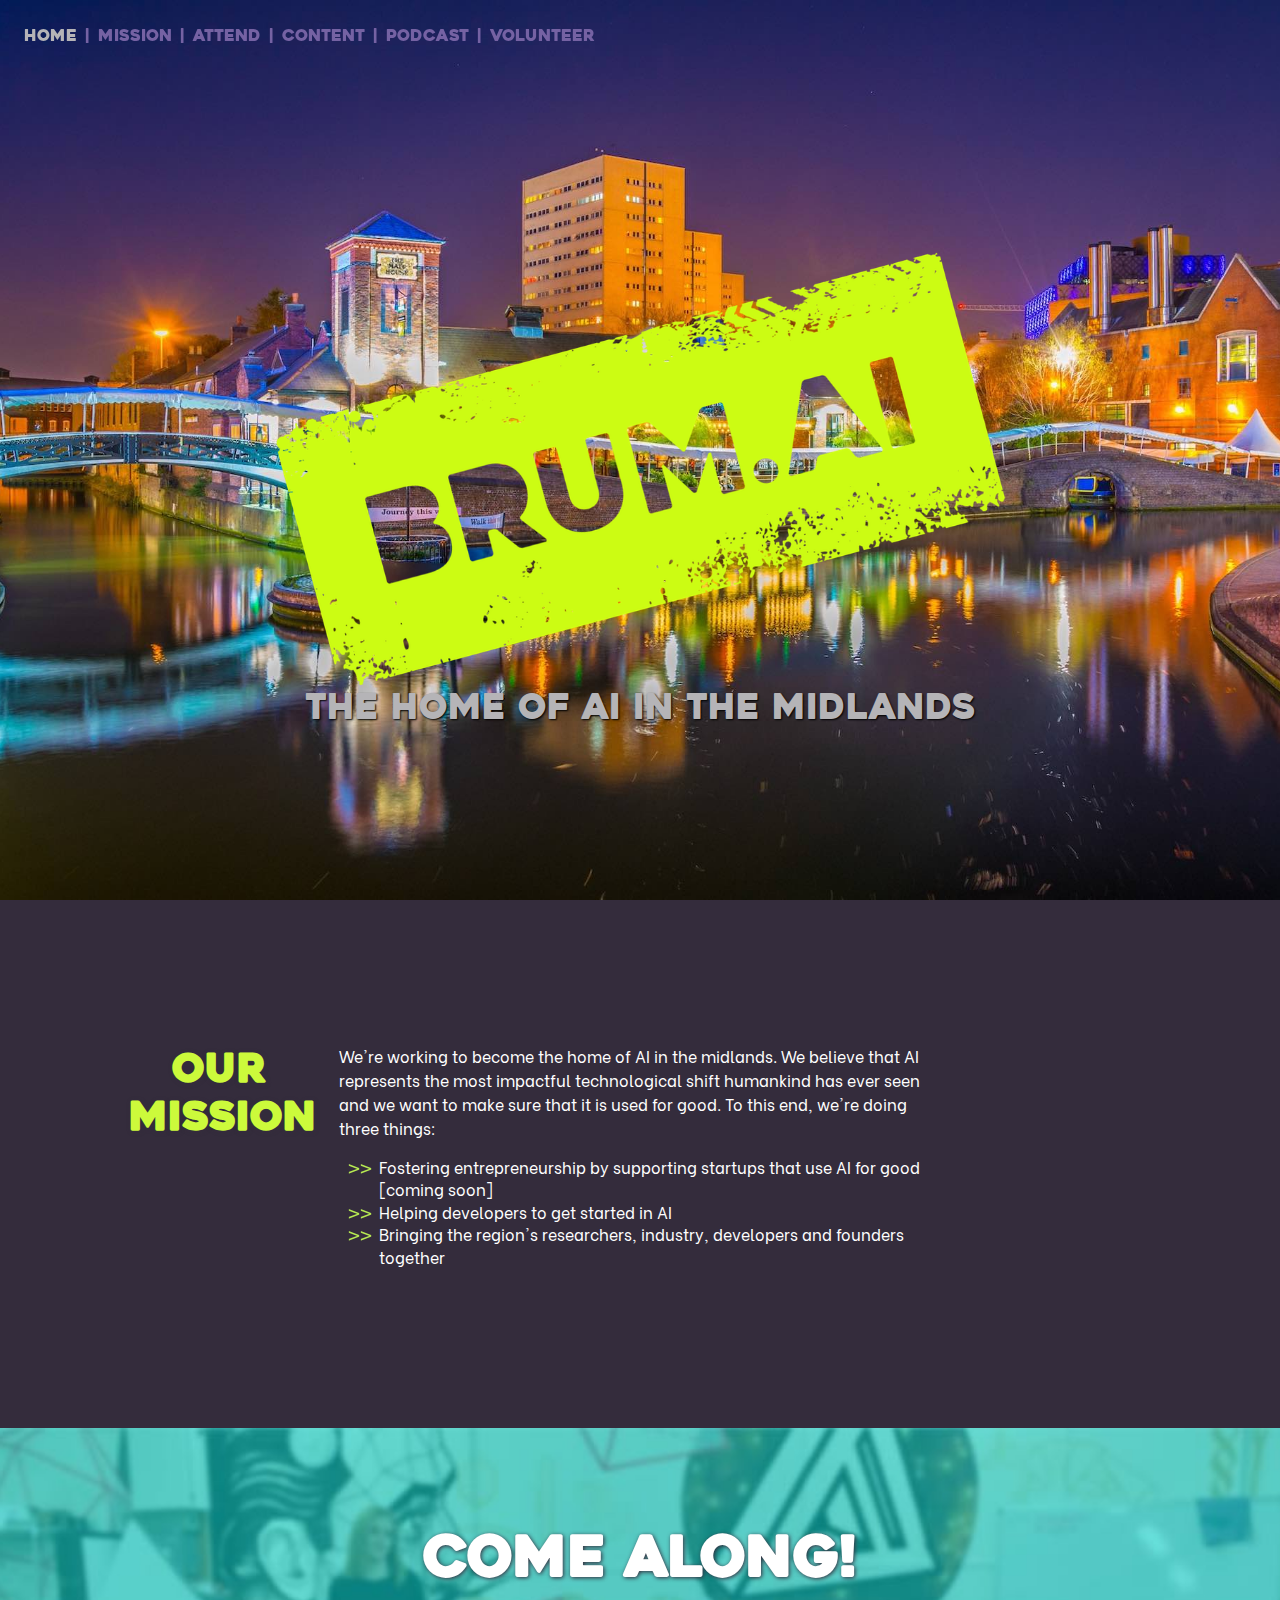
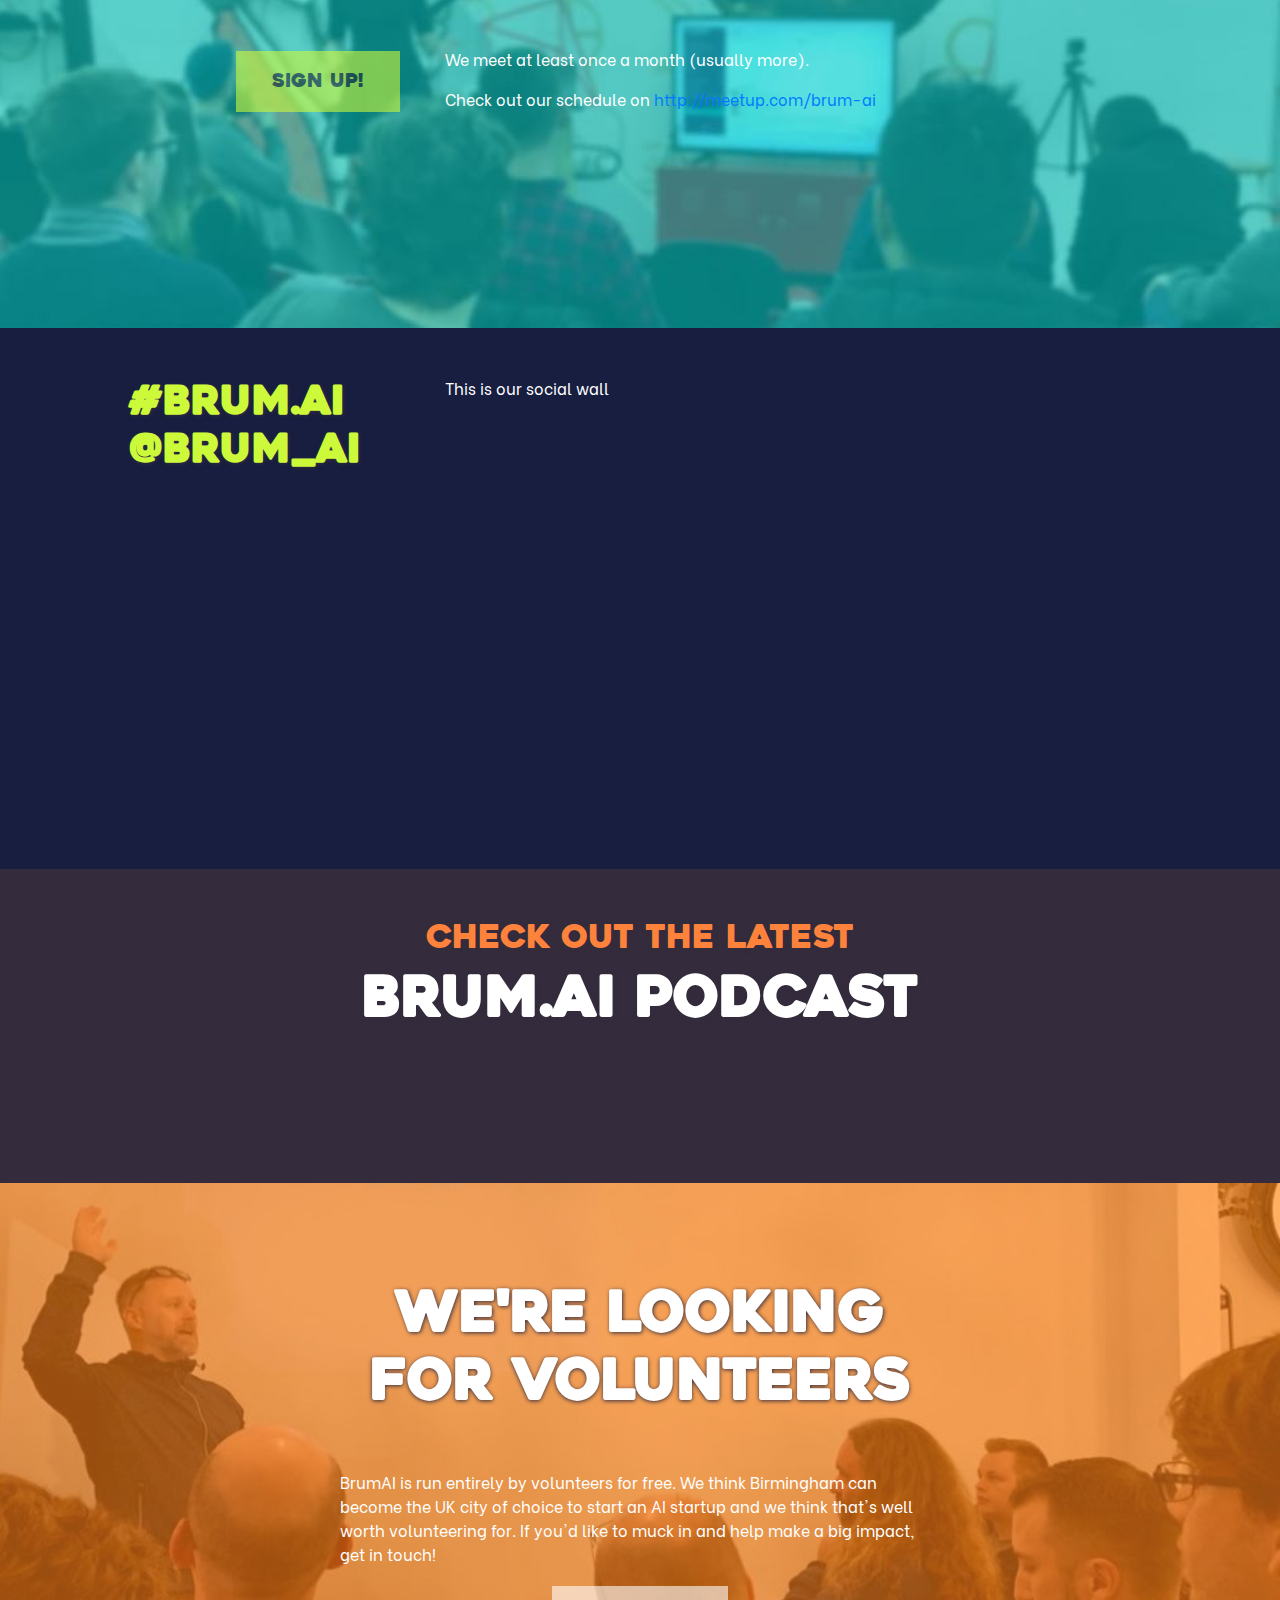
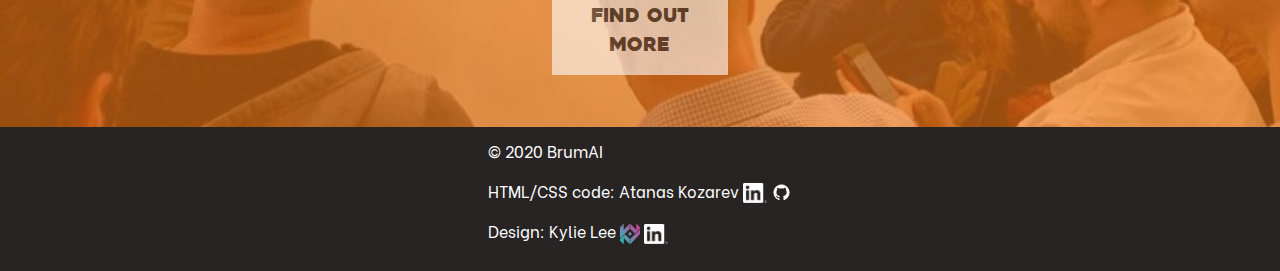
<file: brum-ai/index.html>
<!DOCTYPE html>
<html lang="en">

  <head>
    <meta charset="utf-8">
    <!-- Bootstrap 4 is mobile-first - viewport -->
    <meta name="viewport" content="width=device-width, initial-scale=1">
    <!-- Bootstrap 4 CDN -->
    <!-- Latest compiled and minified CSS -->
    <link rel="stylesheet" href="https://maxcdn.bootstrapcdn.com/bootstrap/4.5.0/css/bootstrap.min.css">
    <script src="https://ajax.googleapis.com/ajax/libs/jquery/3.5.1/jquery.min.js"></script>
    <script src="https://cdnjs.cloudflare.com/ajax/libs/popper.js/1.16.0/umd/popper.min.js"></script>
    <script src="https://maxcdn.bootstrapcdn.com/bootstrap/4.5.0/js/bootstrap.min.js"></script>

    <!-- Our internal CSS sheet last -->
    <link rel="stylesheet" type="text/css" href="style.css">
    <title>Brum AI - The Home of AI in the Midlands</title>
  </head>
  <body>

  <!-- /* Section-1 Header -->
    <div class="view" id="section-1">
      <!--NAVIGATION-->
      <nav id="topnavbar" class="navbar sticky-top navbar-expand-md navbar-dark ustify-content-center">
        <!-- Navbar Brand -->
        <!-- <a class="navbar-brand" href="#"></a> -->
        <!-- Toggler/collapsibe Button -->
        <button class="navbar-toggler" type="button" data-toggle="collapse" data-target="#brumai-navbar">
        <span class="navbar-toggler-icon"></span>
        </button>

          <!-- Navbar links -->
          <div class="collapse navbar-collapse" id="brumai-navbar">
          <ul class="navbar-nav">
            <li class="nav-item"><a href="#" class="nav-link active">Home <span class="sr-only">(current)</span></a></li>
            <li class="navbar-separator d-none d-md-block">|</li>
            <li class="nav-item"><a href="#section-2" class="nav-link">Mission</a></li>
            <li class="navbar-separator d-none d-md-block">|</li>
            <li class="nav-item"><a href="#section-3" class="nav-link">Attend</a></li>
            <li class="navbar-separator d-none d-md-block">|</li>
            <li class="nav-item"><a href="#section-4" class="nav-link">Content</a></li>
            <li class="navbar-separator d-none d-md-block">|</li>
            <li class="nav-item"><a href="#section-5" class="nav-link">Podcast</a></li>
            <li class="navbar-separator d-none d-md-block">|</li>
            <li class="nav-item"><a href="#section-6" class="nav-link">Volunteer</a></li>
          </ul>
        </div>
      </nav>


      <!-- HERO TEXT -->
        <div class="hero-block">
            <img src="static/brumai-web.png" id="logo" alt="BRUM AI Logo Lime Graffiti Stencil">
            <div>
      <!-- SECOND HEADING -->
              <h1 class="heading heading-gray">THE HOME OF AI IN THE MIDLANDS</h1>
            </div>
        </div>
      </div>

    <!-- /* Section-2 Our Mission */ -->
    <section id="section-2">
    <div class="container-fluid text-white align-items-center py-5 px-4">
      <div class="row py-5"></div>
      <div class="row">
       <div class="col-sm-1"></div>
       <div class="col-sm-2">
         <h1 class="heading heading-green">OUR MISSION</h1>
       </div>
       <div class="col-sm-6">
         <p>We're working to become the home of AI in the midlands. We believe that AI represents the most impactful technological shift humankind has ever seen and we want to make sure that it is used for good. To this end, we're doing three things:</p>
         <ul>
           <li>Fostering entrepreneurship by supporting startups that use AI for good [coming soon]</li>
           <li>Helping developers to get started in AI</li>
           <li>Bringing the region's researchers, industry, developers and founders together</li>
         </ul>
       </div>
       <div class="col-sm-2"></div>
     </div>
     <div class="row py-5"></div>
    </div>
  </section>


    <!-- /* Section-3 Come Along */ -->
    <section id="section-3">
    <div class="container-fluid text-white align-items-center py-5 px-4">

      <div class="row py-5">
         <div class="col-sm-2"><!-- nothing here --></div>
         <div class="col-sm-8">
          <h1 class="heading heading-white">COME ALONG!</h1>
         </div>
         <div class="col-sm-2"><!-- nothing here --></div>
      </div>

      <div class="row">
         <div class="col-sm-2"></div>
         <div class="col-sm-2">
           <p><button class="button b-YellowGreen">SIGN UP!</button></p>
         </div>
         <!-- <div class="col-sm-1"></div> -->
         <div class="col-sm-6">
           <p>We meet at least once a month (usually more).</p>
           <p>Check out our schedule on <a href="http://meetup.com/brum-ai" target="_self">http://meetup.com/brum-ai</a></p>
           </div>
         <div class="col-sm-2"><!-- nothing here --></div>
       </div>
    </div>
  </section>



    <!-- /* Section-4 Social Wall Walls.io */ -->
    <section id="section-4">
    <div class="container-fluid py-5 px-4 text-white" >
      <div class="row">
       <div class="col-sm-1"><!-- nothing here --></div>
       <div class="col-sm-2" id="mission-div">
         <h1 class="heading heading-green">#BRUM.AI @BRUM_AI</h1>
       </div>
       <div class="col-sm-1"><!-- nothing here --></div>
       <div class="col-sm-8">
         <p>This is our social wall</p>
         <!-- <iframe allowfullscreen id="wallsio-iframe" src="https://walls.io/b6ayu?nobackground=1&amp;show_header=0" style="border:0;height:600px;width:100%" title="My social wall"></iframe> -->
      <!-- <iframe allowfullscreen id="wallsio-iframe" src="https://walls.io/b6ayu?nobackground=1&amp;show_header=0&amp;initial_posts=4" style="border:0;height:400px;width:100%" title="My social wall"></iframe> -->
        <iframe allowfullscreen id="wallsio-iframe" src="https://walls.io/b6ayu?nobackground=1&amp;show_header=0&amp;scrollable=0&amp;initial_posts=4" style="border:0;height:400px;width:80%" title="My social wall"></iframe>
       </div>
      </div>
    </div>
  </section>

    <!-- /* Section-5 Podcast */ -->
    <section id="section-5">
    <div class="container-fluid text-white align-items-center py-5 px-4">
        <div class="row">
           <div class="col-sm-2"><!-- nothing here --></div>
           <div class="col-sm-8">
             <h5 class="heading heading-orange">CHECK OUT THE LATEST</h5>
             <h1 class="heading heading-white">BRUM.AI PODCAST</h1>
           </div>
           <div class="col-sm-2"><!-- nothing here --></div>
        </div>

        <div class="row">
           <div class="col-sm-3"><!-- nothing here --></div>
           <div class="col-sm-6 py-5">
              <!-- new widget -->
             <!-- start feedwind code -->
             <script type="text/javascript" src="https://feed.mikle.com/js/fw-loader.js" preloader-text="Loading" data-fw-param="131447/"></script>
             <!-- end feedwind code -->
          </div>
          <div class="col-sm-3"><!-- nothing here --></div>
         </div>

        <div class="row">
           <div class="col-sm-5"><!-- nothing here --></div>
           <div class="col-sm-2"><!-- nothing here --></div>
          <div class="col-sm-5"><!-- nothing here --></div>
        </div>
    </div>
  </section>

    <!-- Section-6 Volunteers */ -->
    <section id="section-6">
      <div class="container-fluid text-white align-items-center py-5 px-4">

      <div class="row">
         <div class="col-sm-3"><!-- nothing here --></div>
         <div class="col-sm-6 py-5">
           <h1 class="heading heading-white">WE'RE LOOKING FOR VOLUNTEERS</h1>
         </div>
         <div class="col-sm-3"><!-- nothing here --></div>
      </div>

      <div class="row">
         <div class="col-sm-3"><!-- nothing here --></div>
         <div class="col-sm-6">
           <p>BrumAI is run entirely by volunteers for free. We think Birmingham can become the UK city of choice to start an AI startup and we think that's well worth volunteering for. If you'd like to muck in and help make a big impact, get in touch!</p>
           </div>
         <div class="col-sm-3"><!-- nothing here --></div>
       </div>

      <div class="row">
         <div class="col-sm-5"><!-- nothing here --></div>
         <div class="col-sm-2">
          <button class="button b-White">FIND OUT MORE</button>
        </div>
        <div class="col-sm-5"><!-- nothing here --></div>
      </div>
    </div>
  </section>
  <!-- FOOTER -->
  <footer id="footer" class="footer-class">
    <div>
      <p>© 2020 BrumAI</p> 
      <p>HTML/CSS code: Atanas Kozarev 
        <a href="https://www.linkedin.com/in/kozarev/" target="_blank">
          <img class="footer-icon" src="static/li-bug-white.png" alt="linkedin Logo">
        </a>
        <a href="https://github.com/ultraasi-atanas" target="_blank">
          <img class="footer-icon" src="static/github-logo.png" alt="github logo">
        </a>
      </p>
      </p>Design: Kylie Lee 
        <a href="https://kydsnr.com/" target="_blank">
          <img class="footer-icon" src="static/kydsnr.png" alt="kydsnr logo">
        </a>
        <a href="https://www.linkedin.com/in/kydsnr" target="_blank">
          <img class="footer-icon" src="static/li-bug-white.png" alt="linkedin Logo">
        </a>
      </p>
    </div>
  </footer>
</body>
</html>
</file>
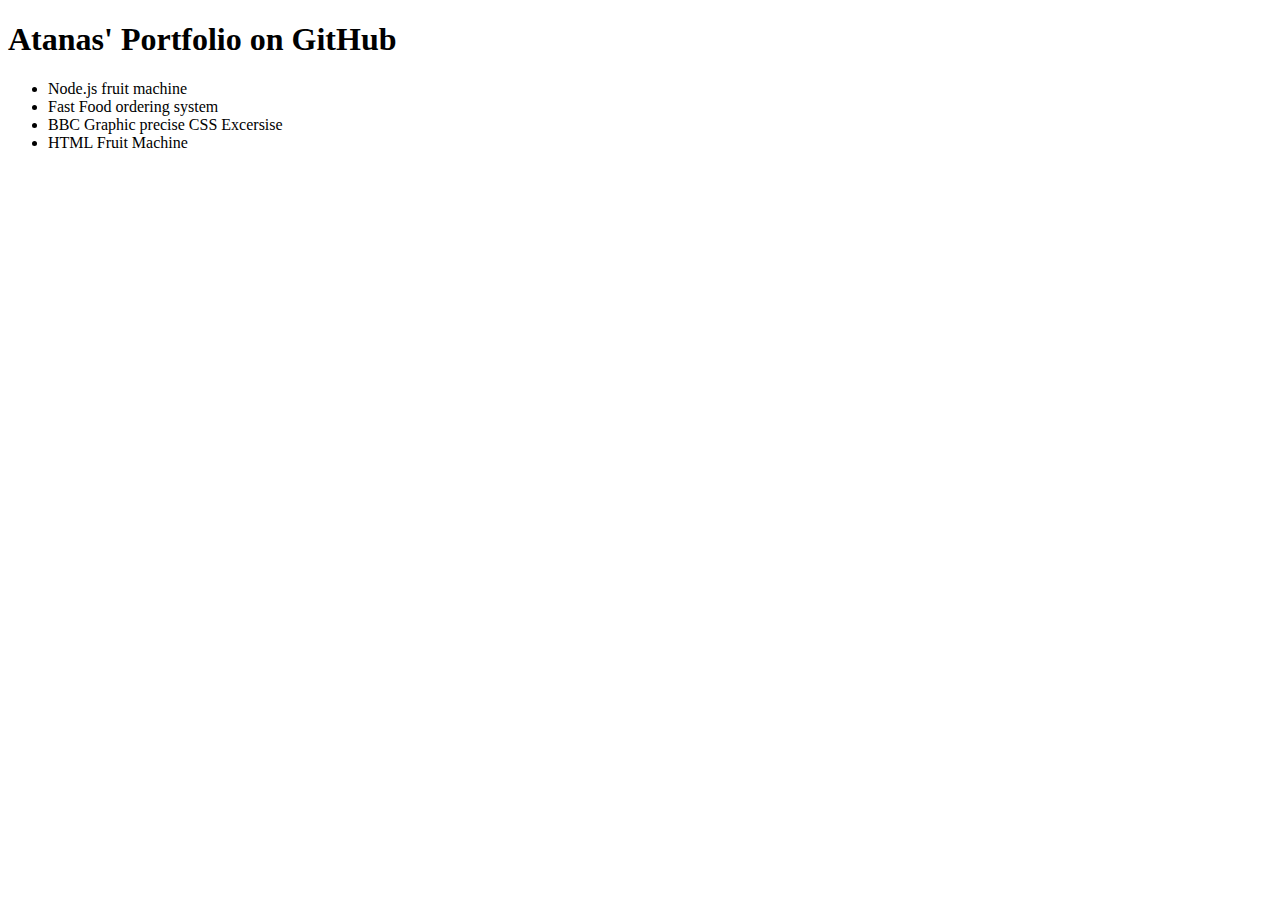
<file: portfolio/index.html>
<!DOCTYPE html>
<html lang="en">
<head>
    <meta charset="UTF-8">
    <meta name="viewport" content="width=device-width, initial-scale=1.0">
    <title>Document</title>
</head>
<body>
  <h1>Atanas' Portfolio on GitHub</h1>
    <ul>
        <li>Node.js fruit machine</li>
        <li>Fast Food ordering system</li>
        <li>BBC Graphic precise CSS Excersise</li>
        <li>HTML Fruit Machine</li>
    </ul>
    <!-- New comment -->
    
</body>
</html>
</file>
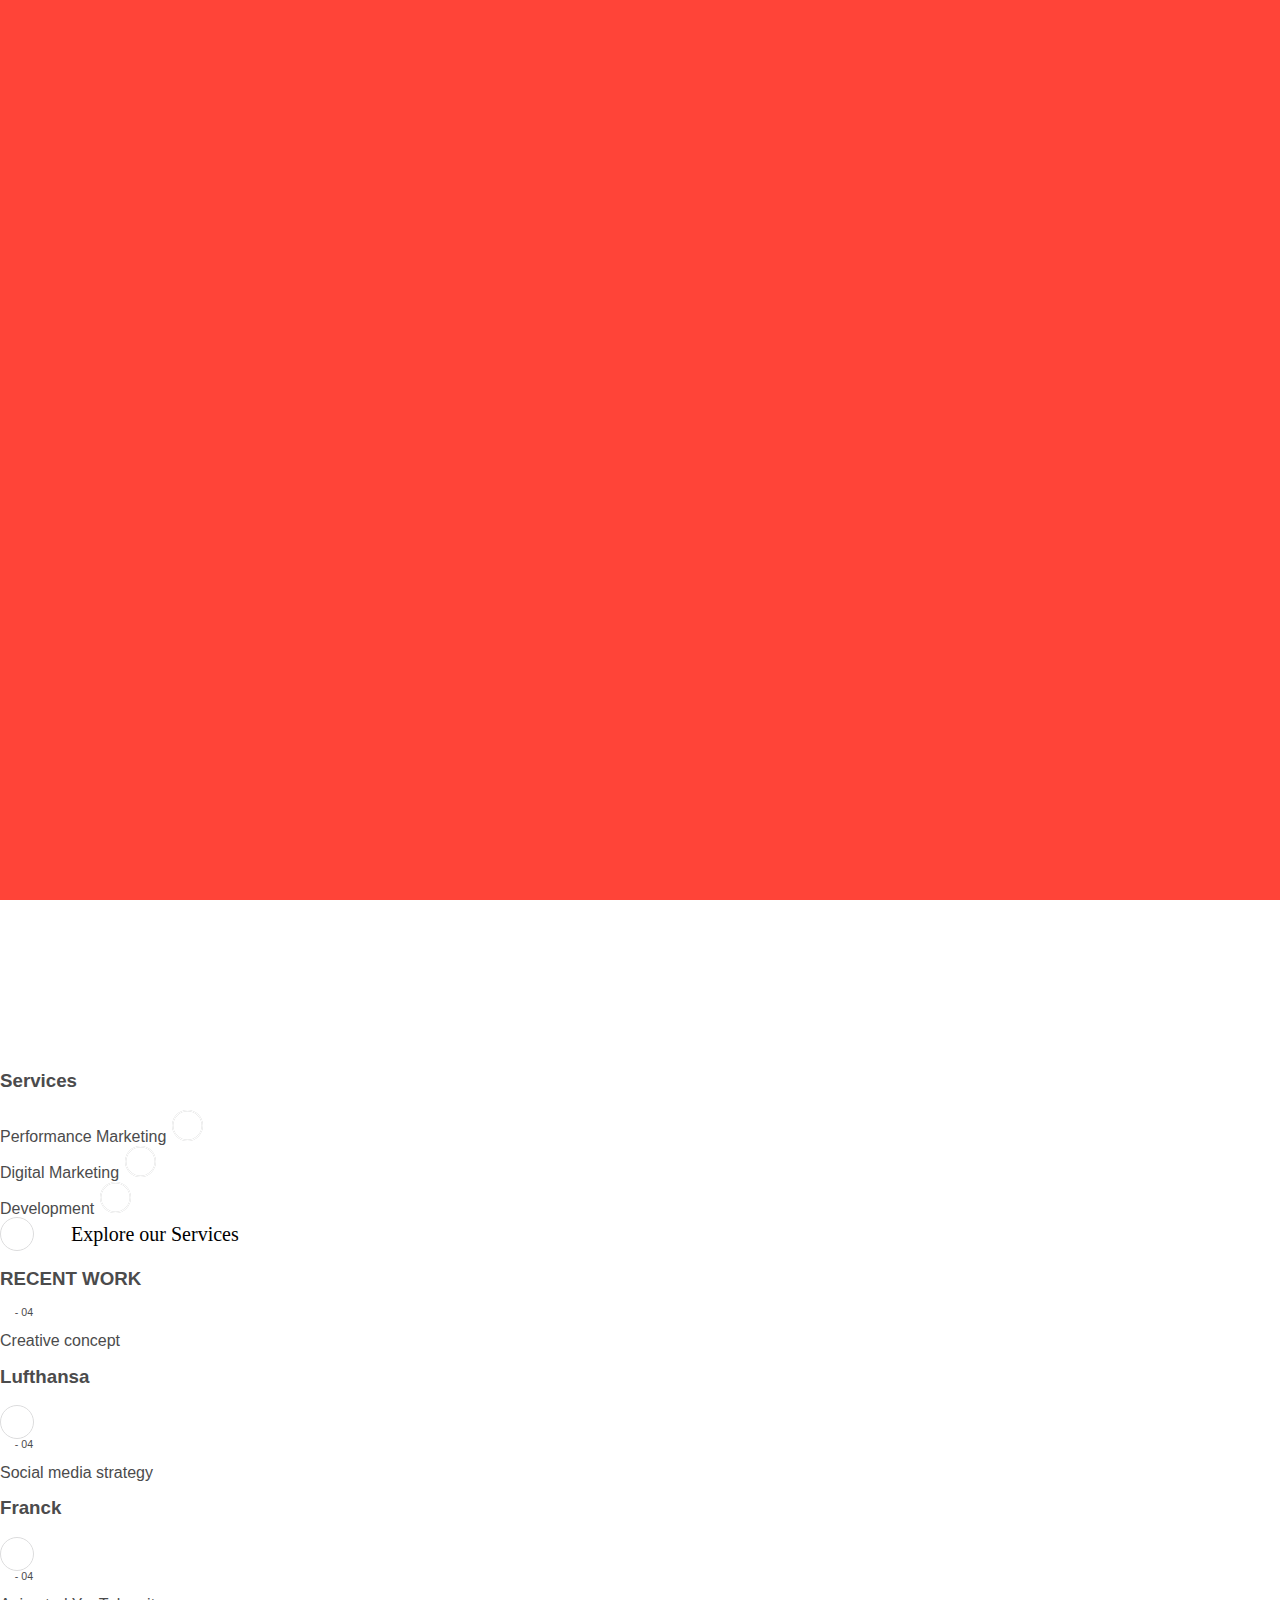
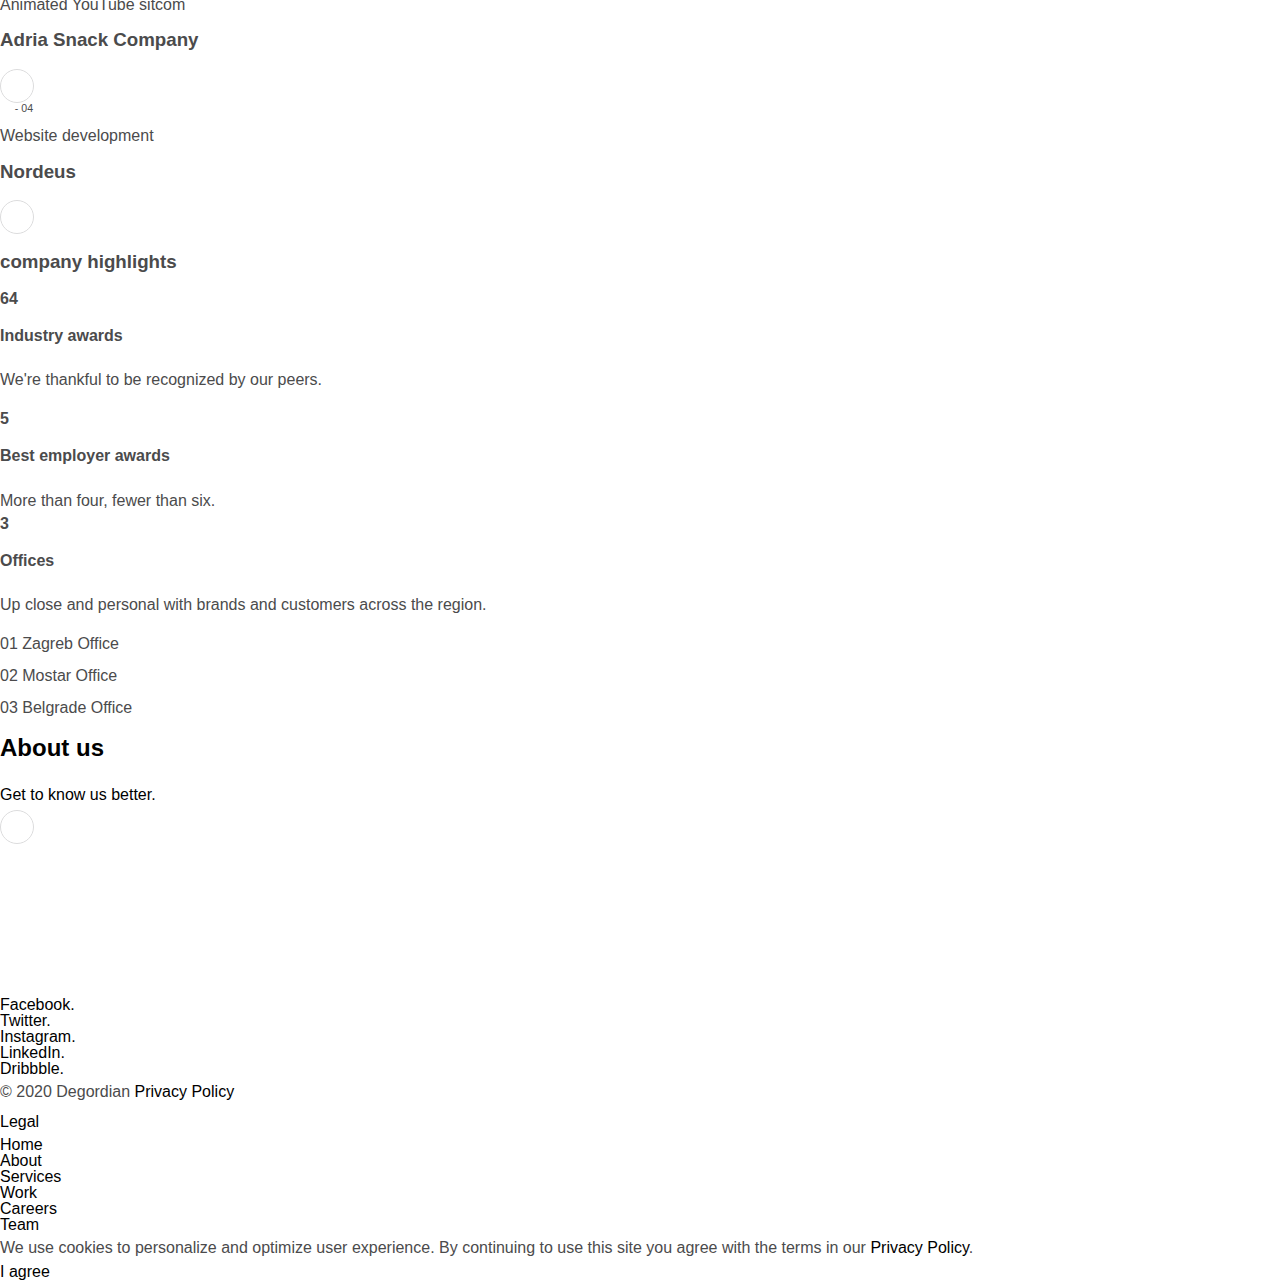
<file: brum-ai/test.html>
<!DOCTYPE html>
<html lang="en-US">
<head>

<script>(function (w, d, s, l, i) {
            w[l] = w[l] || [];
            w[l].push({
                'gtm.start':
                    new Date().getTime(), event: 'gtm.js'
            });
            var f = d.getElementsByTagName(s)[0],
                j = d.createElement(s), dl = l != 'dataLayer' ? '&l=' + l : '';
            j.async = true;
            j.src =
                'https://www.googletagmanager.com/gtm.js?id=' + i + dl;
            f.parentNode.insertBefore(j, f);
        })(window, document, 'script', 'dataLayer', 'GTM-N3K2T8');</script>

<link rel="preconnect" href="https://www.degordian.com">
<link rel="dns-prefetch" href="https://www.degordian.com">
<link rel="preconnect" href="https://code.jquery.com/jquery-3.4.1.js">
<link rel="dns-prefetch" href="https://code.jquery.com/jquery-3.4.1.js">
<link rel="preconnect" href="https://www.degordian.com/wp-content/themes/deg-web/static/fonts/Sailec-Medium.woff2?1">
<link rel="dns-prefetch" href="https://www.degordian.com/wp-content/themes/deg-web/static/fonts/Sailec-Medium.woff2?1">
<link rel="preconnect" href="https://www.degordian.com/wp-content/themes/deg-web/static/fonts/Sailec.woff2?1">
<link rel="dns-prefetch" href="https://www.degordian.com/wp-content/themes/deg-web/static/fonts/Sailec.woff2?1">
<link rel="preconnect" href="https://www.degordian.com/wp-content/themes/deg-web/static/fonts/Sailec-Bold.woff2?1">
<link rel="dns-prefetch" href="https://www.degordian.com/wp-content/themes/deg-web/static/fonts/Sailec-Bold.woff2?1">
<link rel="preconnect" href="https://www.degordian.com/wp-content/themes/deg-web/static/dist/cookiecheck.js">
<link rel="dns-prefetch" href="https://www.degordian.com/wp-content/themes/deg-web/static/dist/cookiecheck.js">

<link rel="preload" href="https://www.degordian.com/wp-content/themes/deg-web/static/fonts/Sailec-Medium.woff2?1" as="font" type="font/woff2" crossorigin>
<link rel="preload" href="https://www.degordian.com/wp-content/themes/deg-web/static/fonts/Sailec.woff2?1" as="font" type="font/woff2" crossorigin>
<link rel="preload" href="https://www.degordian.com/wp-content/themes/deg-web/static/fonts/Sailec-Bold.woff2?1" as="font" type="font/woff2" crossorigin>
<link rel="preload" href="https://www.degordian.com/wp-content/themes/deg-web/static/fonts/Sailec-Bold.woff2?1" as="font" type="font/woff2" crossorigin>
<meta charset="UTF-8">
<meta name="title" content="Home">
<title>Home</title>
<meta name="viewport" content="width=device-width, initial-scale=1, maximum-scale=1" />
<link rel="profile" href="https://gmpg.org/xfn/11">
<link rel="pingback" href="https://www.degordian.com/xmlrpc.php">
<link rel="shortcut icon" href="https://www.degordian.com/wp-content/themes/deg-web/static/ui/favicon/favicon.ico" type="image/x-icon">
<link rel="apple-touch-icon" sizes="120x120" href="https://www.degordian.com/wp-content/themes/deg-web/static/ui/favicon/apple-touch-icon.png">
<link rel="icon" type="image/png" sizes="32x32" href="https://www.degordian.com/wp-content/themes/deg-web/static/ui/favicon/favicon-32x32.png">
<link rel="icon" type="image/png" sizes="16x16" href="https://www.degordian.com/wp-content/themes/deg-web/static/ui/favicon/favicon-16x16.png">
<link rel="manifest" href="https://www.degordian.com/wp-content/themes/deg-web/static/ui/favicon/site.webmanifest">
<link rel="mask-icon" href="https://www.degordian.com/wp-content/themes/deg-web/static/ui/favicon/safari-pinned-tab.svg" color="#ef3e32">
<meta name="msapplication-TileColor" content="#ef3e32">
<meta name="theme-color" content="#ff4438">
<script defer src="https://polyfill.io/v2/polyfill.min.js?features=IntersectionObserver"></script>
<script>history.scrollRestoration = "manual"</script>
<style>.loader{position:fixed;top:100%;left:0;background-color:#ff4438;width:100%;height:100%;z-index:9999;display:-webkit-box;display:-ms-flexbox;display:flex;-webkit-box-pack:center;-ms-flex-pack:center;justify-content:center;-webkit-box-align:center;-ms-flex-align:center;align-items:center;opacity:0}.loader.first-load{opacity:1;top:0}.loader.hide{display:none!important}.loader .icon-logo-loader{width:150px;opacity:0}@media (max-width:540px){.loader .icon-logo-loader{width:100px}}.loader h1{color:#fff}.loader.show-first{top:0}.loader.show-first>.first{display:block}.loader.show-second{top:100%}.loader.show-second>.second{display:block}.loader.not-fired{top:0}.loader-first{position:fixed;top:0;left:0;width:100vw;display:-webkit-box;display:-ms-flexbox;display:flex;-webkit-box-pack:center;-ms-flex-pack:center;justify-content:center;-webkit-box-align:center;-ms-flex-align:center;align-items:center;height:100vh;overflow:hidden;background-color:#ff4438;z-index:9999;-webkit-animation-name:abcg;animation-name:abcg;-webkit-animation-duration:1s;animation-duration:1s;-webkit-animation-fill-mode:forwards;animation-fill-mode:forwards;-webkit-animation-delay:3s;animation-delay:3s;-webkit-animation-timing-function:cubic-bezier(1,.01,.51,.99);animation-timing-function:cubic-bezier(1,.01,.51,.99)}.loader-first.hide{display:none!important}.loader-first__bcg{position:absolute;top:0;left:0;width:100vw;height:100vh;min-height:100%;display:-webkit-box;display:-ms-flexbox;display:flex;-webkit-box-pack:center;-ms-flex-pack:center;justify-content:center;-webkit-box-align:center;-ms-flex-align:center;align-items:center}@media (max-width:540px){.loader-first__bcg{-webkit-box-pack:start;-ms-flex-pack:start;justify-content:flex-start;padding-left:26px}}.loader-first__bcg h1{position:absolute;letter-spacing:-3.2px;margin:0;max-width:62.43vw;font-size:5.27vw;line-height:6vw;color:#fff}@media (max-width:540px){.loader-first__bcg h1{font-size:10vw;line-height:normal;max-width:67.3vw}}.loader-first__bcg h1>div{overflow:hidden;display:inline-block;vertical-align:bottom;padding-bottom:3px;margin-top:-1px;padding-right:3px}@media (max-width:540px){.loader-first__bcg h1>div{padding:0 2px 0 0}}.loader-first__bcg h1>div div{-webkit-transform:translateY(100%);transform:translateY(100%);display:inline-block;-webkit-animation-timing-function:cubic-bezier(.36,.93,.54,.99);animation-timing-function:cubic-bezier(.36,.93,.54,.99);will-change:transform}.loader-first__bcg h1>div.w-1 div{-webkit-animation-name:a1;animation-name:a1;-webkit-animation-duration:1s;animation-duration:1s;-webkit-animation-fill-mode:forwards;animation-fill-mode:forwards;-webkit-animation-delay:1s;animation-delay:1s}.loader-first__bcg h1>div.w-2{margin-left:-3px}@media (max-width:540px){.loader-first__bcg h1>div.w-2{margin-left:-1px}}.loader-first__bcg h1>div.w-2 div{-webkit-animation-name:a1;animation-name:a1;-webkit-animation-duration:1s;animation-duration:1s;-webkit-animation-fill-mode:forwards;animation-fill-mode:forwards;-webkit-animation-delay:1.45s;animation-delay:1.45s}.loader-first__bcg h1>div.w-3{margin-left:-3px}@media (max-width:540px){.loader-first__bcg h1>div.w-3{margin-left:0}}.loader-first__bcg h1>div.w-3 div{-webkit-animation-name:a1;animation-name:a1;-webkit-animation-duration:1s;animation-duration:1s;-webkit-animation-fill-mode:forwards;animation-fill-mode:forwards;-webkit-animation-delay:1.9s;animation-delay:1.9s}.loader-first__bcg h1>div.w-4 div{-webkit-animation-name:a1;animation-name:a1;-webkit-animation-duration:1s;animation-duration:1s;-webkit-animation-fill-mode:forwards;animation-fill-mode:forwards;-webkit-animation-delay:2.3s;animation-delay:2.3s}.loader-first__bcg h1>div.w-5{margin-left:-3px}.loader-first__bcg h1>div.w-5 div{-webkit-animation-name:a1;animation-name:a1;-webkit-animation-duration:1s;animation-duration:1s;-webkit-animation-fill-mode:forwards;animation-fill-mode:forwards;-webkit-animation-delay:2.45s;animation-delay:2.45s}.loader-first__bcg h1>div.w-6{margin-left:-3px}@media (max-width:540px){.loader-first__bcg h1>div.w-6{margin-left:0}}.loader-first__bcg h1>div.w-6 div{-webkit-animation-name:a1;animation-name:a1;-webkit-animation-duration:1s;animation-duration:1s;-webkit-animation-fill-mode:forwards;animation-fill-mode:forwards;-webkit-animation-delay:2.6s;animation-delay:2.6s}.loader-first__bcg h1>div.w-7 div{-webkit-animation-name:a1;animation-name:a1;-webkit-animation-duration:1s;animation-duration:1s;-webkit-animation-fill-mode:forwards;animation-fill-mode:forwards;-webkit-animation-delay:2.75s;animation-delay:2.75s}.loader-first__bcg h1>div.w-8{margin-left:-11px}@media (max-width:540px){.loader-first__bcg h1>div.w-8{margin-left:-5px}}.loader-first__bcg h1>div.w-8 div{-webkit-transform:none;transform:none;opacity:0;-webkit-animation-name:dot;animation-name:dot;-webkit-animation-duration:2.45s;animation-duration:2.45s;-webkit-animation-fill-mode:forwards;animation-fill-mode:forwards;-webkit-animation-delay:3s;animation-delay:3s}@-webkit-keyframes a1{to{-webkit-transform:translateY(0);transform:translateY(0)}}@keyframes a1{to{-webkit-transform:translateY(0);transform:translateY(0)}}@-webkit-keyframes abcg{to{height:0}}@keyframes abcg{to{height:0}}@-webkit-keyframes dot{to{opacity:1}}@keyframes dot{to{opacity:1}}@font-face{font-family:Sailec;font-style:normal;font-display:swap}@font-face{font-family:Sailec-Medium;font-style:normal;font-display:swap}@font-face{font-family:Sailec-Bold;font-style:normal;font-display:swap}html{line-height:1.15;-webkit-text-size-adjust:100%}body{margin:0}h1{font-size:2em;margin:.67em 0}a{background-color:transparent}button,input{font-family:inherit;font-size:100%;line-height:1.15;margin:0}button,input{overflow:visible}button{text-transform:none}[type=button],button{-webkit-appearance:button}[type=button]::-moz-focus-inner,button::-moz-focus-inner{border-style:none;padding:0}[type=button]:-moz-focusring,button:-moz-focusring{outline:1px dotted ButtonText}::-webkit-file-upload-button{-webkit-appearance:button;font:inherit}body,div,h1,header,html,label,li,nav,p,section,span,ul,video{margin:0;padding:0;border:0;outline:0;font-size:100%;vertical-align:baseline;background:0 0}a{margin:0;padding:0;font-size:100%;vertical-align:baseline;background:0 0}*,:after,:before{outline:0;-webkit-box-sizing:border-box;box-sizing:border-box}body,html{-webkit-font-smoothing:antialiased}body{line-height:1;-webkit-text-size-adjust:none;-moz-osx-font-smoothing:grayscale}header,nav,section{display:block}nav ul{list-style:none}input{vertical-align:middle}ul{list-style-type:none}button{border-radius:0;outline:0;-webkit-box-shadow:none;box-shadow:none;-webkit-appearance:none;background-color:transparent;border:none;padding:0}h1{font-weight:400}input{border-radius:0}button{border:0}body,html{width:100%;display:block}html{font-weight:400;font-family:Sailec,Arial,sans-serif;font-size:16px;color:#4b4b4c;line-height:1.875}a{text-decoration:none;color:#000}video{max-width:100%;height:auto}.play-follower{position:absolute;top:50%;left:50%;-webkit-transform:translate(-50%,-50%);transform:translate(-50%,-50%);width:88px;height:88px;z-index:2;display:-webkit-box;display:-ms-flexbox;display:flex;-webkit-box-pack:center;-ms-flex-pack:center;justify-content:center;-webkit-box-align:center;-ms-flex-align:center;align-items:center}.play-follower__bcg{background-color:rgba(0,0,0,.6);border-radius:50%;width:80px;height:80px;display:block;position:absolute}.play-follower__pause,.play-follower__play{position:absolute;top:50%;left:50%;-webkit-transform:translate(-50%,-50%);transform:translate(-50%,-50%);color:#fff;font-size:1em}.play-follower__pause{display:none}.play-follower.played .play-follower__play{display:none}.play-follower.played .play-follower__pause{display:block}p:empty{display:none}h1{font-family:Sailec-Bold}h1{font-size:3.8125em;line-height:1.11475;letter-spacing:-2px}h1{margin-bottom:30px}p{font-size:1em;line-height:1.875}.header{display:-webkit-box;display:-ms-flexbox;display:flex;position:fixed;top:0;left:0;width:100%;padding:53px 45px 0;will-change:transform;z-index:99999}@media (max-width:1140px){.header{padding:21px 45px 0}}@media (max-width:800px){.header{padding:0 26px}}.header .logo{overflow:hidden;top:53px!important;left:45px!important;position:absolute!important}@media (max-width:1140px){.header .logo{top:21px!important}}@media (max-width:800px){.header .logo{left:26px!important}}.header .icon-logo{width:96px;height:26px;-webkit-transform:translateY(110%);transform:translateY(110%)}.header--red .icon-logo{fill:#ff4438}.header--red .icon-logo-deg-white{display:none}.header__menu-trigger{width:21px;top:60px!important;right:45px!important;left:auto!important}@media (max-width:1140px){.header__menu-trigger{top:28px!important}}@media (max-width:800px){.header__menu-trigger{right:25px!important}}@media (hover:none) and (pointer:coarse){.header__menu-trigger{padding:20px}}.header__menu-trigger span{display:block;width:21px;height:2px;background-color:#ff4438;-webkit-transform:translateX(100%);transform:translateX(100%)}.header__menu-trigger span:nth-of-type(2){-webkit-transform:translateX(100%);transform:translateX(100%);margin:4px 0}.nav{width:0;height:100vh;background-color:#000;position:fixed;top:0;left:0;z-index:2;display:-webkit-box;display:-ms-flexbox;display:flex;overflow-y:scroll}.nav__video{position:fixed;top:0;left:0;width:100vw;height:100vh;opacity:0;visibility:hidden;z-index:9999}.nav__video .video-js{-o-object-fit:cover;object-fit:cover;padding:0;height:100%}.nav__close{position:absolute;top:57px;overflow:hidden;height:20px;right:42px;z-index:10;display:-webkit-box;display:-ms-flexbox;display:flex;-webkit-box-align:center;-ms-flex-align:center;align-items:center}@media (max-width:540px){.nav__close{top:26px;right:26px}}.nav__close-label{font-size:.8125em;color:#4b4b4c}@media (max-width:540px){.nav__close-label{display:none}}.nav__close .mask-nav-item{display:-webkit-box;display:-ms-flexbox;display:flex;-webkit-box-align:center;-ms-flex-align:center;align-items:center;height:20px;-webkit-transform:translateY(100%);transform:translateY(100%)}.nav__close div div{margin-left:22px}.nav__close div div span{display:block;width:21px;height:2px;background-color:#ff4438;-webkit-transform-origin:center center;transform-origin:center center}.nav__close div div span:first-child{-webkit-transform:translate(0) rotate(0);transform:translate(0) rotate(0)}.nav__close div div span:nth-child(2){display:none}.nav__close div div span:nth-child(3){-webkit-transform:translateY(-2px) rotate(0);transform:translateY(-2px) rotate(0)}.nav__left{width:38.19%;position:relative;overflow:hidden;background-color:#000}@media (max-width:640px){.nav__left{display:none}}.nav__left:after{z-index:1}.nav__left:after{content:"";position:absolute;top:0;left:0;width:100%;height:100%;background-color:rgba(0,0,0,.5)}.nav__left .icon-logo{opacity:0}.nav__left .icon-logo{position:absolute;top:53px;left:44px;z-index:2;display:block;fill:transparent!important}.nav__left video{position:absolute;top:0;left:0;width:100%;height:100%;-o-object-fit:cover;object-fit:cover;z-index:1}.nav__left .play-follower{z-index:2;opacity:0}.nav__video-mask{content:"";position:absolute;top:0;left:0;width:100%;height:100%;background-color:#fff;z-index:2}.nav__right{width:61.81%;display:-webkit-box;display:-ms-flexbox;display:flex;-webkit-box-align:center;-ms-flex-align:center;align-items:center;-ms-flex-wrap:wrap;flex-wrap:wrap;padding-left:7.7vw;background-color:#fff}@media (max-width:640px){.nav__right{width:100%;padding-left:16vw;padding-bottom:40px}}.nav__main{margin-top:auto}@media (max-width:540px){.nav__main{margin-top:55px}}.nav__main li{overflow:hidden;-webkit-transform-origin:left center;transform-origin:left center}.nav__main li .mask-nav-item{-webkit-transform:translateY(100%);transform:translateY(100%)}.nav__main li a{font-family:Sailec-Medium;font-size:2.1875em;font-size:2.43vw;letter-spacing:-1px;color:#ff4438;padding:0 100px 30px 0;position:relative;display:inline-block}@media (max-width:800px){.nav__main li a{font-size:1.875em;font-size:3.75vw}}@media (max-width:640px){.nav__main li a{font-size:4.69vw}}@media (max-width:540px){.nav__main li a{font-size:1.5625em;font-size:7.8125vw}}@media (max-width:540px){.nav__main li a>div{display:none}}.nav__main li a>div{-webkit-transform-origin:left center;transform-origin:left center;display:block;will-change:transform}.nav__main li a .btn--arrow{position:absolute;left:100%;width:32px;height:32px;top:50%;-webkit-transform:translateY(-50%) scale(.67);transform:translateY(-50%) scale(.67);opacity:0;padding-left:30px}.nav__main li a .btn--arrow span{margin:0}.nav__main li a p{color:#4b4b4c;margin-top:15px;font-size:13px;max-width:155px;letter-spacing:0;line-height:21px;padding-left:1px;opacity:0;visibility:hidden;position:absolute}.nav__bottom{width:100%;margin-top:auto;display:-webkit-box;display:-ms-flexbox;display:flex;-ms-flex-wrap:wrap;flex-wrap:wrap;padding-bottom:56px}@media (max-width:540px){.nav__bottom{padding-bottom:10vh}}.nav__bottom li{overflow:hidden}.nav__bottom .mask-nav-contact{-webkit-transform:translateY(100%);transform:translateY(100%)}.nav__bottom .mask-nav-contact a{font-size:1.25em;font-size:1.38vw;line-height:1.55;color:#4b4b4c;margin:0 55px 20px 0;display:-webkit-inline-box;display:-ms-inline-flexbox;display:inline-flex;-webkit-box-align:center;-ms-flex-align:center;align-items:center}@media (max-width:800px){.nav__bottom .mask-nav-contact a{font-size:2.5vw}}@media (max-width:640px){.nav__bottom .mask-nav-contact a{font-size:3.125vw}}@media (max-width:540px){.nav__bottom .mask-nav-contact a{font-size:1.125em;font-size:5.625vw}}.nav__bottom .mask-nav-contact a .icon{width:10px;height:7px;margin-left:10px}.nav__social{width:100%;display:-webkit-box;display:-ms-flexbox;display:flex;-ms-flex-wrap:wrap;flex-wrap:wrap}.nav__social li{overflow:hidden}.nav__social li a{font-size:.8125em;font-size:.9vw;line-height:2.46154;color:#4b4b4c;display:inline-block;margin-right:12px;-webkit-transform:translateY(100%);transform:translateY(100%);will-change:transform}@media (max-width:800px){.nav__social li a{font-size:1.625vw}}@media (max-width:640px){.nav__social li a{font-size:2vw}}@media (max-width:540px){.nav__social li a{font-size:4vw}}.btn{display:-webkit-inline-box;display:-ms-inline-flexbox;display:inline-flex;-webkit-box-pack:center;-ms-flex-pack:center;justify-content:center;-webkit-box-align:center;-ms-flex-align:center;align-items:center;text-align:center;font-family:Sailec}.btn--arrow span{font-size:1.25em;white-space:nowrap}.btn--arrow__icon{min-width:34px;min-height:34px;border-radius:50%;display:-webkit-inline-box;display:-ms-inline-flexbox;display:inline-flex;-webkit-box-pack:center;-ms-flex-pack:center;justify-content:center;-webkit-box-align:center;-ms-flex-align:center;align-items:center;margin-right:37px;position:relative}.btn--arrow__icon:after{top:-1px;left:-1px;width:calc(100% + 2px);height:calc(100% + 2px);background-color:#ff4438;border-radius:50%;-webkit-transform-origin:center center;transform-origin:center center;opacity:0;-webkit-transform:scale(.5);transform:scale(.5)}.btn--arrow__icon:after,.btn--arrow__icon:before{content:"";position:absolute;will-change:transform}.btn--arrow__icon:before{top:0;left:0;width:100%;height:100%;border-radius:50%;border:1px solid #dcdcdd}.btn--arrow .icon{fill:#000;width:10px;height:10px;z-index:1;position:relative;will-change:transform}.wpcf7-response-output{border:none!important;padding:0!important;font-size:14px;margin:1em 0 0!important;color:#000;line-height:1.5;position:absolute;top:100%;left:50%;-webkit-transform:translateX(-50%);transform:translateX(-50%)}@media (max-width:540px){.wpcf7-response-output{font-size:12px;left:0;-webkit-transform:translateX(0);transform:translateX(0)}}.fixed{z-index:5;position:fixed;width:40px;height:100px;margin-right:45px;top:auto!important;left:auto!important;bottom:90px!important}@media (max-width:540px){.fixed{bottom:20px!important;margin-right:9px}}.fixed a{display:-webkit-inline-box;display:-ms-inline-flexbox;display:inline-flex;-webkit-box-orient:vertical;-webkit-box-direction:normal;-ms-flex-direction:column;flex-direction:column}.contact-indicator{width:40px;height:140px;-webkit-box-pack:end;-ms-flex-pack:end;justify-content:flex-end;padding-bottom:10px;white-space:nowrap}.contact-indicator label{color:#fff;-webkit-writing-mode:vertical-rl;-ms-writing-mode:tb-rl;writing-mode:vertical-rl;font-size:.8125em;opacity:0;width:21px;margin:0 auto;-webkit-transform:translate(12px,10px) rotate(-180deg);transform:translate(12px,10px) rotate(-180deg)}.contact-indicator label span{width:14px;height:100%;display:-webkit-box;display:-ms-flexbox;display:flex;-webkit-box-align:center;-ms-flex-align:center;align-items:center;line-height:0}.contact-indicator__circle{width:21px;height:21px;position:relative;display:-webkit-box;display:-ms-flexbox;display:flex;-webkit-box-pack:center;-ms-flex-pack:center;justify-content:center;-webkit-box-align:center;-ms-flex-align:center;align-items:center;-webkit-transform:scale(.8);transform:scale(.8);opacity:0;margin:27px auto 0}.contact-indicator__circle:after{content:"";position:absolute;width:5px;height:5px;background-color:#ff4438;border-radius:50%;will-change:transform;-webkit-animation:animateHeart 2s infinite;animation:animateHeart 2s infinite}.contact-indicator__circle:before{content:"";position:absolute;border:1px solid rgba(0,0,0,.5);width:21px;height:21px;border-radius:50%;will-change:transform}.contact-indicator__circle .icon{width:21px;height:21px;z-index:1;opacity:0}@-webkit-keyframes animateHeart{0%{-webkit-transform:scale(1.4);transform:scale(1.4)}5%{-webkit-transform:scale(1.8);transform:scale(1.8)}10%{-webkit-transform:scale(1.4);transform:scale(1.4)}15%{-webkit-transform:scale(1);transform:scale(1)}50%{-webkit-transform:scale(1.4);transform:scale(1.4)}to{-webkit-transform:scale(1.4);transform:scale(1.4)}}@keyframes animateHeart{0%{-webkit-transform:scale(1.4);transform:scale(1.4)}5%{-webkit-transform:scale(1.8);transform:scale(1.8)}10%{-webkit-transform:scale(1.4);transform:scale(1.4)}15%{-webkit-transform:scale(1);transform:scale(1)}50%{-webkit-transform:scale(1.4);transform:scale(1.4)}to{-webkit-transform:scale(1.4);transform:scale(1.4)}}.loader{position:fixed;top:100%;left:0;background-color:#ff4438;width:100%;height:100%;z-index:9999999;display:-webkit-box;display:-ms-flexbox;display:flex;-webkit-box-pack:center;-ms-flex-pack:center;justify-content:center;-webkit-box-align:center;-ms-flex-align:center;align-items:center;opacity:0}.loader.hide{display:none!important}.home{position:relative;z-index:1}.home__intro{height:100vh;min-height:100%;display:-webkit-box;display:-ms-flexbox;display:flex;-webkit-box-pack:center;-ms-flex-pack:center;justify-content:center;-webkit-box-align:center;-ms-flex-align:center;align-items:center}@media (max-width:540px){.home__intro{-webkit-box-pack:start;-ms-flex-pack:start;justify-content:start;padding-left:26px}}.home__intro h1{max-width:62.43vw;font-size:5.27vw;line-height:6vw;color:#ff4438;margin:0;position:absolute;letter-spacing:-3.2px}@media (max-width:540px){.home__intro h1{font-size:10vw;line-height:normal;max-width:66.875vw}}.services__mobile-text{display:none;text-align:center;color:#fff;margin-top:20px;font-size:.6875em}@media (max-width:540px){.services__mobile-text{display:block}}.recent-work__list-item .counter{margin-bottom:15px;display:block;font-size:.83vw}.recent-work__list-item .counter span{color:#fff}@media (max-width:800px){.recent-work__list-item .counter{display:none}}.recent-work__list-item .counter--mobile{display:none}@media (max-width:800px){.recent-work__list-item .counter--mobile{display:block;position:absolute;top:15px;left:15px;z-index:1;margin-bottom:0;font-size:.625em;color:hsla(0,0%,100%,.4)}}.barba-container{position:relative}.loader-first{position:fixed;top:0;left:0;width:100vw;display:-webkit-box;display:-ms-flexbox;display:flex;-webkit-box-pack:center;-ms-flex-pack:center;justify-content:center;-webkit-box-align:center;-ms-flex-align:center;align-items:center;height:100vh;overflow:hidden;background-color:#ff4438;z-index:9999}</style>
<link rel="stylesheet" href="https://www.degordian.com/wp-content/themes/deg-web/static/dist/style.css" />
<script defer src="https://www.degordian.com/wp-content/themes/deg-web/static/dist/vendorcore.js"></script>
<script defer src="https://www.degordian.com/wp-content/themes/deg-web/static/dist/vendor.js"></script>
<script defer src="https://www.degordian.com/wp-content/themes/deg-web/static/dist/bundle.js"></script>
<script defer src="https://code.jquery.com/jquery-3.4.1.min.js"></script>
 

<link rel='stylesheet' id='wp-block-library-css' href='https://www.degordian.com/wp-includes/css/dist/block-library/style.min.css?ver=5.2.5' type='text/css' media='all' />
<script type='text/javascript' defer src='https://www.degordian.com/wp-includes/js/jquery/jquery.js?ver=1.12.4-wp'></script>
<script type='text/javascript' defer src='https://www.degordian.com/wp-includes/js/jquery/jquery-migrate.min.js?ver=1.4.1'></script>
<link rel='https://api.w.org/' href='https://www.degordian.com/wp-json/' />
<link rel="EditURI" type="application/rsd+xml" title="RSD" href="https://www.degordian.com/xmlrpc.php?rsd" />
<link rel="wlwmanifest" type="application/wlwmanifest+xml" href="https://www.degordian.com/wp-includes/wlwmanifest.xml" />
<link rel="canonical" href="https://www.degordian.com/" />
<link rel='shortlink' href='https://www.degordian.com/' />
<link rel="alternate" type="application/json+oembed" href="https://www.degordian.com/wp-json/oembed/1.0/embed?url=https%3A%2F%2Fwww.degordian.com%2F" />
<link rel="alternate" type="text/xml+oembed" href="https://www.degordian.com/wp-json/oembed/1.0/embed?url=https%3A%2F%2Fwww.degordian.com%2F&#038;format=xml" />
<link rel='https://api.w.org/' href='https://www.degordian.com/wp-json/' />
<link rel="EditURI" type="application/rsd+xml" title="RSD" href="https://www.degordian.com/xmlrpc.php?rsd" />
<link rel="wlwmanifest" type="application/wlwmanifest+xml" href="https://www.degordian.com/wp-includes/wlwmanifest.xml" />
<link rel="canonical" href="https://www.degordian.com/" />
<link rel='shortlink' href='https://www.degordian.com/' />
<link rel="alternate" type="application/json+oembed" href="https://www.degordian.com/wp-json/oembed/1.0/embed?url=https%3A%2F%2Fwww.degordian.com%2F" />
<link rel="alternate" type="text/xml+oembed" href="https://www.degordian.com/wp-json/oembed/1.0/embed?url=https%3A%2F%2Fwww.degordian.com%2F&#038;format=xml" />
<script defer>
        var clicked = parseInt("");
        var blogPage = "https://www.degordian.com/blog/";
        var dropwdown_selection_api = "https://www.degordian.com/wp-json/api/v1/deg-web/dropdownForm";
        var ty_page_letter = "https://www.degordian.com/ty-page-letter-of-interest/";
        var letter_of_interest_form_id = "357";

    </script>
<meta charset="UTF-8">
<meta name="viewport" content="width=device-width, user-scalable=no, initial-scale=1.0, maximum-scale=1.0, minimum-scale=1.0">
<meta http-equiv="X-UA-Compatible" content="ie=edge">
<meta property="og:url" content={"error":{"message":"(#100) Must have a valid access token or a valid url_hmac","type":"OAuthException","code":100,"fbtrace_id":"Au0YVT81gCONzK2T6hPFjjn"}} />
<meta property="og:type" content="website" />
<meta property="og:title" content="Home" />
<meta property="og:description" content="" />
<meta property="og:image" content="" />
<meta property="og:image:width" content="600" />
<meta property="og:image:height" content="315" />
<meta property="fb:app_id" content="1577564725643141" />
<meta property='og:url' content='https://www.linkedin.com/shareArticle?mini=true&url=https://www.degordian.com/&title=Mercury Processing&summary=&source='>
</head>
<body data-rsssl=1 class="home page-template page-template-page-templates page-template-home page-template-page-templateshome-php page page-id-147">

<noscript>
    <iframe src="https://www.googletagmanager.com/ns.html?id=GTM-N3K2T8"
            height="0" width="0" style="display:none;visibility:hidden"></iframe>
</noscript>


<div class="loader-first js-loader-first">
<div class="loader-first__bcg">
<h1 class="js-split-loader">
<div class="w-1">
<div>We are an</div>
</div>
<div class="w-3">
<div>always curious</div>
</div>
<div class="w-4">
<div>strategic</div>
</div>
<div class="w-5">
<div>–</div>
</div>
<div class="w-2">
<div>creative</div>
</div>
<div class="w-6">
<div>digital</div>
</div>
<div class="w-7">
<div>agency</div>
</div>
<div class="w-8">
<div>.</div>
</div>
</h1>
</div>
</div>


<div class="loader js-page-transitions js-loader-second">
<div class="js-first-content second"></div>
</div>

<div class="progress-container">
<div class="progress-bar" id="myBar"></div>
</div> <div id="barba-wrapper" class="main-wrapper">
<div class="barba-container" data-namespace="home">
<div class="js-page-wrapper">
<header class="header header--red">
<div class="logo">
<a href="https://www.degordian.com" name="Degordian">
<svg viewBox="0 0 121 32" class="icon-logo js-logo">
<path d="M10.087 22.024c-0.733 0.759-1.653 1.137-2.756 1.137s-2.017-0.373-2.736-1.125c-0.72-0.748-1.080-1.727-1.080-2.936 0-1.173 0.363-2.14 1.093-2.893 0.728-0.753 1.64-1.131 2.737-1.131 1.12 0 2.040 0.373 2.76 1.117 0.72 0.745 1.080 1.713 1.080 2.907s-0.367 2.167-1.099 2.924zM11.5 7.215v5.855c-1.174-0.798-2.623-1.275-4.183-1.275-0.011 0-0.021 0-0.032 0h0.002c-1.835 0-3.459 0.629-4.872 1.891-1.611 1.447-2.415 3.256-2.415 5.428 0 2.025 0.713 3.748 2.139 5.165 1.424 1.419 3.147 2.127 5.16 2.127 0.021 0 0.046 0 0.071 0 1.537 0 2.967-0.462 4.157-1.255l-0.027 0.017v1.211h3.237v-19.165h-3.237zM39.057 15.561c-1.109 0-2.027 0.368-2.752 1.105-0.72 0.737-1.083 1.663-1.083 2.78 0 1.156 0.369 2.107 1.109 2.847 0.741 0.741 1.672 1.111 2.791 1.111 1.093 0 1.996-0.361 2.707-1.084 0.712-0.725 1.067-1.675 1.067-2.849 0-1.159-0.36-2.099-1.072-2.824-0.715-0.723-1.637-1.085-2.767-1.085zM42.716 12.663h3.513v11.904c0 2.351-0.479 4.080-1.435 5.187-1.283 1.499-3.216 2.247-5.8 2.247-1.377 0-2.539-0.169-3.475-0.511-0.932-0.332-1.728-0.844-2.38-1.5l-0-0c-0.639-0.661-1.131-1.467-1.422-2.365l-0.012-0.043h3.892c0.344 0.391 0.787 0.687 1.329 0.887s1.184 0.301 1.925 0.301c0.947 0 1.709-0.145 2.287-0.435 0.576-0.288 0.984-0.664 1.22-1.123 0.237-0.461 0.357-1.253 0.357-2.377-0.621 0.613-1.272 1.053-1.953 1.323-0.68 0.268-1.451 0.401-2.311 0.401-1.887 0-3.48-0.672-4.781-2.017-1.3-1.347-1.951-3.048-1.951-5.109 0-2.204 0.689-3.976 2.067-5.313 1.249-1.208 2.739-1.813 4.471-1.813 0.809 0 1.573 0.147 2.293 0.44s1.44 0.777 2.165 1.449v-1.533zM54.533 15.587c-1.096 0-2.008 0.376-2.737 1.129-0.731 0.755-1.093 1.72-1.093 2.893 0 1.209 0.36 2.188 1.080 2.937 0.72 0.751 1.633 1.124 2.737 1.124s2.023-0.379 2.755-1.137c0.733-0.757 1.101-1.732 1.101-2.924s-0.361-2.16-1.081-2.907c-0.72-0.744-1.64-1.116-2.76-1.116zM54.475 12.304c1.327 0 2.573 0.328 3.739 0.984 1.167 0.653 2.080 1.547 2.733 2.669 0.656 1.123 0.983 2.337 0.983 3.64 0 0.008 0 0.018 0 0.028 0 1.345-0.368 2.605-1.008 3.683l0.018-0.033c-0.648 1.127-1.562 2.035-2.658 2.659l-0.035 0.018c-1.060 0.607-2.329 0.964-3.682 0.964-0.027 0-0.055-0-0.082-0l0.004 0c-2.013 0-3.736-0.709-5.16-2.128-1.427-1.417-2.139-3.139-2.139-5.167 0-2.171 0.805-3.98 2.416-5.427 1.412-1.26 3.037-1.891 4.871-1.891zM62.915 26.557h3.501v-5.619l-0.013-0.679c0-1.94 0.187-3.243 0.563-3.907 0.375-0.665 0.832-0.997 1.375-0.997 0.269 0 0.608 0.103 1.020 0.307l1.1-3.001c-0.417-0.215-0.91-0.346-1.431-0.357l-0.004-0c-0.647 0-1.24 0.179-1.783 0.536s-0.977 0.88-1.305 1.572v-1.749h-3.023v13.896zM86.911 26.553l3.527 0.008 0.033-13.467-3.525-0.009-0.035 13.468zM99.319 15.523c-1.089 0-1.995 0.381-2.715 1.143-0.721 0.763-1.081 1.739-1.081 2.931 0 1.201 0.365 2.189 1.099 2.964 0.736 0.776 1.64 1.163 2.711 1.163 1.107 0 2.027-0.381 2.756-1.143 0.729-0.763 1.095-1.76 1.095-2.996 0-1.208-0.365-2.188-1.095-2.939-0.729-0.749-1.653-1.123-2.769-1.123zM103.028 12.661h3.527v13.896h-3.527v-1.467c-0.689 0.645-1.38 1.112-2.072 1.396-0.651 0.272-1.408 0.43-2.201 0.43-0.018 0-0.037-0-0.055-0l0.003 0c-1.813 0-3.383-0.696-4.708-2.089-1.324-1.392-1.987-3.123-1.987-5.191 0-2.147 0.641-3.905 1.923-5.275 1.28-1.373 2.839-2.057 4.669-2.057 0.012-0 0.027-0 0.042-0 0.843 0 1.644 0.174 2.372 0.487l-0.039-0.015c0.799 0.353 1.481 0.831 2.052 1.416l0.001 0.001v-1.533zM108.864 26.557h3.527v-5.573c0-1.447 0.052-2.387 0.156-2.821 0.199-0.833 0.549-1.485 1.063-1.957 0.466-0.439 1.095-0.708 1.788-0.708 0.017 0 0.035 0 0.052 0.001l-0.003-0c0.548 0 1.011 0.143 1.387 0.427 0.372 0.285 0.635 0.699 0.785 1.244 0.149 0.545 0.225 1.645 0.225 3.304v6.085h3.489v-9.184c0-1.6-0.409-2.808-1.227-3.627-0.971-0.963-2.153-1.443-3.547-1.443-0.719 0-1.404 0.144-2.028 0.404l0.035-0.013c-0.651 0.26-1.375 0.724-2.173 1.391v-1.423h-3.528v13.896zM27.243 17.651c-0.239-0.787-0.725-1.438-1.367-1.88l-0.012-0.008c-0.685-0.487-1.483-0.729-2.388-0.729-0.983 0-1.847 0.272-2.587 0.817-0.467 0.341-0.899 0.941-1.296 1.8h7.649zM30.769 20.397h-11.329c0.163 0.988 0.6 1.773 1.312 2.357 0.711 0.584 1.616 0.876 2.717 0.876 0.021 0 0.047 0.001 0.072 0.001 1.298 0 2.473-0.522 3.328-1.368l-0 0 2.971 1.379c-0.74 1.040-1.627 1.807-2.66 2.307-1.033 0.497-2.261 0.747-3.684 0.747-2.204 0-4-0.689-5.387-2.064s-2.080-3.097-2.080-5.165c0-2.12 0.691-3.88 2.075-5.281 1.381-1.4 3.115-2.101 5.2-2.101 2.213 0 4.012 0.7 5.4 2.101 1.387 1.4 2.080 3.249 2.080 5.548l-0.013 0.664zM86.212 3.068h-0.532v2.86l0.336 0.028c0.004-0 0.008-0 0.012-0 0.837 0 1.515 0.676 1.52 1.512v0c0 0.837-0.685 1.515-1.532 1.515-0.773 0-1.408-0.572-1.556-1.311v-0.885h-0.008l-0.007-2.139c-0.112-2.587-2.268-4.648-4.911-4.648-2.716 0-4.915 2.176-4.915 4.861 0 2.681 2.2 4.857 4.915 4.857h1.173v-3.189h-1.173c-0.933 0-1.689-0.747-1.689-1.668 0.005-0.924 0.755-1.671 1.68-1.671 0.003 0 0.007 0 0.010 0h-0.001c0.933 0 1.688 0.747 1.688 1.671l0.027 1.925h-0.009v6.283c-1.174-0.798-2.623-1.275-4.183-1.275-0.011 0-0.021 0-0.032 0h0.002c-1.832 0-3.46 0.629-4.871 1.891-1.611 1.447-2.416 3.256-2.416 5.428 0 2.025 0.713 3.749 2.139 5.165 1.425 1.419 3.147 2.127 5.16 2.127 0.021 0 0.046 0 0.070 0 1.538 0 2.968-0.462 4.159-1.255l-0.028 0.017v1.211h3.237l-0.008-7.089c0.001-0.067 0.008-0.133 0.008-0.203 0-0.072-0.007-0.141-0.008-0.213l-0.007-7.28c0.485 0.177 1.007 0.28 1.553 0.28 2.463 0 4.456-1.971 4.456-4.405 0-2.367-1.891-4.3-4.26-4.4zM79.828 22.024c-0.733 0.759-1.652 1.137-2.756 1.137s-2.019-0.373-2.736-1.125c-0.723-0.748-1.081-1.727-1.081-2.936 0-1.173 0.363-2.14 1.093-2.893 0.729-0.753 1.643-1.131 2.737-1.131 1.12 0 2.043 0.373 2.76 1.117 0.72 0.745 1.080 1.715 1.080 2.907 0 1.193-0.365 2.167-1.097 2.924z"></path>
</svg>
</a>
</div>
<button type="button" class="header__menu-trigger js-nav-trigger" aria-label="Menu trigger">
<span></span>
<span></span>
<span></span>
</button>
<nav id="nav-main" class="nav js-nav">
<div class="nav__left">
<span class="nav__video-mask js-video-overlay"></span>
<a href="https://www.degordian.com">
<svg class="icon-logo icon-logo-deg-white">
<use xmlns:xlink="http://www.w3.org/1999/xlink" xlink:href="https://www.degordian.com/wp-content/themes/deg-web/static/ui/symbol-defs.svg#icon-logo-deg-white">
</use>
</svg>
</a>
<video class="js-nav-video" loop muted playsinline preload="metadata" src="https://player.vimeo.com/external/379281974.hd.mp4?s=1d53ce01d29d82febe051f1975074063db480fe3&profile_id=175" type="video/mp4"></video>
</div>
<div class="nav__right">
<button type="button" class="nav__close js-nav-close-trigger">
<div class="mask-nav-item mask-nav-item-close">
<span class="nav__close-label">Close menu</span>
<div>
<span></span>
<span></span>
<span></span>
</div>
</div>
</button>
<ul id="nav-links" class="nav__main">
<li>
<div class="mask-nav-item">
<a href="https://www.degordian.com/" class="is-active">
<div>
Home <div class="btn btn--arrow">
<span class="btn--arrow__icon">
<svg class="icon icon-arrow">
<use xmlns:xlink="http://www.w3.org/1999/xlink" xlink:href="https://www.degordian.com/wp-content/themes/deg-web/static/ui/symbol-defs.svg#icon-arrow">
</use>
</svg>
</span>
</div>
</div>
<p>There's no place like it</p>
</a>
</div>
</li>
<li>
<div class="mask-nav-item">
<a href="https://www.degordian.com/about/" class="">
<div>
About <div class="btn btn--arrow">
<span class="btn--arrow__icon">
<svg class="icon icon-arrow">
<use xmlns:xlink="http://www.w3.org/1999/xlink" xlink:href="https://www.degordian.com/wp-content/themes/deg-web/static/ui/symbol-defs.svg#icon-arrow">
</use>
</svg>
</span>
</div>
</div>
<p>Get to know us better</p>
</a>
</div>
</li>
<li>
<div class="mask-nav-item">
<a href="https://www.degordian.com/services/" class="">
<div>
Services <div class="btn btn--arrow">
<span class="btn--arrow__icon">
<svg class="icon icon-arrow">
<use xmlns:xlink="http://www.w3.org/1999/xlink" xlink:href="https://www.degordian.com/wp-content/themes/deg-web/static/ui/symbol-defs.svg#icon-arrow">
</use>
</svg>
</span>
</div>
</div>
<p>Learn about our expertise</p>
</a>
</div>
</li>
<li>
<div class="mask-nav-item">
<a href="https://www.degordian.com/work/" class="">
<div>
Work <div class="btn btn--arrow">
<span class="btn--arrow__icon">
<svg class="icon icon-arrow">
<use xmlns:xlink="http://www.w3.org/1999/xlink" xlink:href="https://www.degordian.com/wp-content/themes/deg-web/static/ui/symbol-defs.svg#icon-arrow">
</use>
</svg>
</span>
</div>
</div>
<p>Browse our latest projects</p>
</a>
</div>
</li>
<li>
<div class="mask-nav-item">
<a href="https://www.degordian.com/career/" class="">
<div>
Careers <div class="btn btn--arrow">
<span class="btn--arrow__icon">
<svg class="icon icon-arrow">
<use xmlns:xlink="http://www.w3.org/1999/xlink" xlink:href="https://www.degordian.com/wp-content/themes/deg-web/static/ui/symbol-defs.svg#icon-arrow">
</use>
</svg>
</span>
</div>
</div>
<p>Join our team</p>
</a>
</div>
</li>
<li>
<div class="mask-nav-item">
<a href="https://www.degordian.com/team/" class="">
<div>
Team <div class="btn btn--arrow">
 <span class="btn--arrow__icon">
<svg class="icon icon-arrow">
<use xmlns:xlink="http://www.w3.org/1999/xlink" xlink:href="https://www.degordian.com/wp-content/themes/deg-web/static/ui/symbol-defs.svg#icon-arrow">
</use>
</svg>
</span>
</div>
</div>
<p>See us trying to do candid</p>
</a>
</div>
</li>
</ul>
<ul id="nav-contacts" class="nav__bottom">
<li>
<div class="mask-nav-contact">
<a href="https://www.degordian.com/contact/">
<span>Contact</span>
<svg class="icon icon-arrow">
<use xmlns:xlink="http://www.w3.org/1999/xlink" xlink:href="https://www.degordian.com/wp-content/themes/deg-web/static/ui/symbol-defs.svg#icon-arrow">
</use>
</svg>
</a>
</div>
</li>
<li>
<div class="mask-nav-contact">
<a href="https://www.degordian.com/blog/">
<span>Blog</span>
<svg class="icon icon-arrow">
<use xmlns:xlink="http://www.w3.org/1999/xlink" xlink:href="https://www.degordian.com/wp-content/themes/deg-web/static/ui/symbol-defs.svg#icon-arrow">
</use>
</svg>
</a>
</div>
</li>
<ul class="nav__social">
<li>
<a href="https://www.facebook.com/degordian" target="_blank" rel="noopener">Facebook.</a>
</li>
<li>
<a href="https://www.twitter.com/degordian" target="_blank" rel="noopener">Twitter.</a>
</li>
<li>
<a href="https://www.instagram.com/degordian" target="_blank" rel="noopener">Instagram.</a>
</li>
<li>
<a href="https://www.linkedin.com/company/degordian/" target="_blank" rel="noopener">LinkedIn.</a>
</li>
<li>
<a href="https://dribbble.com/degordian" target="_blank" rel="noopener">Dribbble.</a>
</li>
</ul>
</ul>
</div>
</nav>
</header>
























<nav class="fixed">
<a href="https://www.degordian.com/contact/" class="contact-indicator">
<label><span>contact us</span></label>
<span class="contact-indicator__circle">
<svg class="icon icon-pencil">
<use xmlns:xlink="http://www.w3.org/1999/xlink" xlink:href="https://www.degordian.com/wp-content/themes/deg-web/static/ui/symbol-defs.svg#icon-pencil"></use>
</svg>
</span>
</a>
</nav>
<section class="home__intro" data-midnight="light">
<h1>We are an always curious strategic–creative digital agency.</h1>
</section>
<section id="page-wrap" class="services" data-midnight="dark">
<video class="services__cover js-service-video-default" muted autoplay loop playsinline src="https://player.vimeo.com/external/367404260.hd.mp4?s=6f570f4abae356f995f16650fa71843c319f117e&profile_id=175" type="video/mp4"></video>
<video id="first" loop muted playsinline class="services__cover js-service-video" style="opacity: 0;" src="https://player.vimeo.com/external/360559305.hd.mp4?s=1ad093b45be57d77ce1d19d0c5f68f3a98ab16cd&profile_id=175" type="video/mp4"></video>
<video id="second" loop muted playsinline class="services__cover js-service-video" style="opacity: 0;" src="https://player.vimeo.com/external/360528565.hd.mp4?s=c89286cdc344290f1119c5c532bb5689106339d9&profile_id=175" type="video/mp4"></video>
<video id="third" loop muted playsinline class="services__cover js-service-video" style="opacity: 0;" src="https://player.vimeo.com/external/360558957.hd.mp4?s=d2027af868bde68a023bc29a596e49a27b334ea0&profile_id=175" type="video/mp4"></video>
<div class="container">
<h3 class="section-title">Services</h3>
</div>
<div class="container">
<ul class="services__list js-services__list">
<li class="services__list-item js-service-item js-service-item-first" data-target="#first" data-order="1">
<span>Performance Marketing</span>






<svg class="progress-video" width="33" height="33" viewBox="0 0 120 120">
<circle cx="60" cy="60" r="54" fill="none" stroke="#b7b8b8" stroke-width="4" />
<circle class="progress-video__value" cx="60" cy="60" r="54" fill="none" stroke="#ffffff" stroke-width="4" />
</svg>
</li>
<li class="services__list-item js-service-item js-service-item-second" data-target="#second" data-order="2">
<span>Digital Marketing</span>






<svg class="progress-video" width="33" height="33" viewBox="0 0 120 120">
<circle cx="60" cy="60" r="54" fill="none" stroke="#b7b8b8" stroke-width="4" />
<circle class="progress-video__value" cx="60" cy="60" r="54" fill="none" stroke="#ffffff" stroke-width="4" />
</svg>
</li>
<li class="services__list-item js-service-item js-service-item-third" data-target="#third" data-order="3">
<span>Development</span>






<svg class="progress-video" width="33" height="33" viewBox="0 0 120 120">
<circle cx="60" cy="60" r="54" fill="none" stroke="#b7b8b8" stroke-width="4" />
<circle class="progress-video__value" cx="60" cy="60" r="54" fill="none" stroke="#ffffff" stroke-width="4" />
</svg>
</li>
</ul>
<span class="services__mobile-text">Tap Circle</span>
<a href="https://www.degordian.com/services/" class="btn btn--arrow">
<span class="btn--arrow__icon">
<svg class="icon icon-arrow">
<use xmlns:xlink="http://www.w3.org/1999/xlink" xlink:href="https://www.degordian.com/wp-content/themes/deg-web/static/ui/symbol-defs.svg#icon-arrow">
</use>
</svg>
</span>
<span>Explore our Services</span>
</a>
</div>
</section>
<section class="recent-work" data-midnight="dark">
<div class="container">
<h3 class="section-title js-sticky-title">
RECENT WORK </h3>
</div>
<div class="js-work-slider">
<div class="container container--inner glide__track" data-glide-el="track">
<div class="recent-work__list">
<div class="recent-work__list-item">
<div class="left">
<span class="counter"><span>01</span> - 04</span>
<span class="title">Creative concept</span>
<h3>Lufthansa</h3>
<a href="https://www.degordian.com/work/lufthansa/" class="btn btn--arrow" name="Creative concept">
<span class="btn--arrow__icon">
<svg class="icon icon-arrow">
<use xmlns:xlink="http://www.w3.org/1999/xlink" xlink:href="https://www.degordian.com/wp-content/themes/deg-web/static/ui/symbol-defs.svg#icon-arrow">
</use>
</svg>
</span>
</a>
</div>
<div class="right">
 <span class="counter counter--mobile"><span>01</span> - 04</span>
<a href="https://www.degordian.com/work/lufthansa/" class="intro-thumb" name="Creative concept">
<div class="media-wrapper">
<div class="full lazyload" data-bg="https://www.degordian.com/wp-content/uploads/2019/07/Degordian_Case_cover_Lufthansa_v2.jpg" style="background-image: url('');"></div>
<div class="image lazyload" data-bg="https://www.degordian.com/wp-content/uploads/2019/07/Degordian_Case_cover_Lufthansa_v2.jpg" style="background-image: url('');"></div>
</div>
</a>
</div>
</div>
<div class="recent-work__list-item">
<div class="left">
<span class="counter"><span>02</span> - 04</span>
<span class="title">Social media strategy</span>
<h3>Franck</h3>
<a href="https://www.degordian.com/work/franck/" class="btn btn--arrow" name="Social media strategy">
<span class="btn--arrow__icon">
<svg class="icon icon-arrow">
<use xmlns:xlink="http://www.w3.org/1999/xlink" xlink:href="https://www.degordian.com/wp-content/themes/deg-web/static/ui/symbol-defs.svg#icon-arrow">
</use>
</svg>
</span>
</a>
</div>
<div class="right">
<span class="counter counter--mobile"><span>02</span> - 04</span>
<a href="https://www.degordian.com/work/franck/" class="intro-thumb" name="Social media strategy">
<div class="media-wrapper">
<div class="full lazyload" data-bg="https://www.degordian.com/wp-content/uploads/2019/10/Degordian_Case_cover_Franck_v2.jpg" style="background-image: url('');"></div>
<div class="image lazyload" data-bg="https://www.degordian.com/wp-content/uploads/2019/10/Degordian_Case_cover_Franck_v2.jpg" style="background-image: url('');"></div>
</div>
</a>
</div>
</div>
<div class="recent-work__list-item">
<div class="left">
<span class="counter"><span>03</span> - 04</span>
<span class="title">Animated YouTube sitcom</span>
<h3>Adria Snack Company</h3>
<a href="https://www.degordian.com/work/adria-snack-company/" class="btn btn--arrow" name="Animated YouTube sitcom">
<span class="btn--arrow__icon">
<svg class="icon icon-arrow">
<use xmlns:xlink="http://www.w3.org/1999/xlink" xlink:href="https://www.degordian.com/wp-content/themes/deg-web/static/ui/symbol-defs.svg#icon-arrow">
</use>
</svg>
</span>
</a>
</div>
<div class="right">
<span class="counter counter--mobile"><span>03</span> - 04</span>
<a href="https://www.degordian.com/work/adria-snack-company/" class="intro-thumb" name="Animated YouTube sitcom">
<div class="media-wrapper">
<div class="full lazyload" data-bg="https://www.degordian.com/wp-content/uploads/2019/10/Degordian_Case_cover_CROmpiranje_v2.jpg" style="background-image: url('');"></div>
<div class="image lazyload" data-bg="https://www.degordian.com/wp-content/uploads/2019/10/Degordian_Case_cover_CROmpiranje_v2.jpg" style="background-image: url('');"></div>
</div>
</a>
</div>
</div>
<div class="recent-work__list-item">
<div class="left">
<span class="counter"><span>04</span> - 04</span>
<span class="title">Website development</span>
<h3>Nordeus</h3>
<a href="https://www.degordian.com/work/nordeus/" class="btn btn--arrow" name="Website development">
<span class="btn--arrow__icon">
<svg class="icon icon-arrow">
<use xmlns:xlink="http://www.w3.org/1999/xlink" xlink:href="https://www.degordian.com/wp-content/themes/deg-web/static/ui/symbol-defs.svg#icon-arrow">
</use>
</svg>
</span>
</a>
</div>
<div class="right">
<span class="counter counter--mobile"><span>04</span> - 04</span>
<a href="https://www.degordian.com/work/nordeus/" class="intro-thumb" name="Website development">
<div class="media-wrapper">
<div class="full lazyload" data-bg="https://www.degordian.com/wp-content/uploads/2019/10/Degordian_Case_cover_Nordeus_v2.jpg" style="background-image: url('');"></div>
<div class="image lazyload" data-bg="https://www.degordian.com/wp-content/uploads/2019/10/Degordian_Case_cover_Nordeus_v2.jpg" style="background-image: url('');"></div>
</div>
</a>
</div>
</div>
</div>
</div>
</div>
</section>
<section data-midnight="light">
<div class="highlights highlights--industry js-highlights js-scroller-wrapper-2">
<div class="container">
<h3 class="section-title section-title--dark js-sticky-title-highlights">
company highlights </h3>
</div>
<div class="container container--half js-scroller-sticky-2 js-animate-count-wrapper">
<div class="industry-awards">
<div class="left">
<div>
<strong class="js-animate-count">64</strong>
<div>
<h4 class="js-split">Industry awards</h4>
<p class="js-split">We're thankful to be recognized by our peers.</p>
</div>
</div>
</div>
<div class="right js-scroller">
<img class="js-scroller-el-2 lazyload" data-src="https://www.degordian.com/wp-content/uploads/2019/08/values-wide.jpg" alt="">
</div>
</div>
</div>
</div>
</section>
<section class="highlights highlights--epmployer js-sticky-holder" data-midnight="light">
<div class="container container--center js-animate-count-wrapper">
 <div class="left">
<strong class="js-animate-count">5</strong>
<div>
<h4 class="js-split">Best employer awards</h4>
<p class="js-split">More than four, fewer than six.</p>
</div>
</div>
<div class="right">
<div class="media-wrapper lazyload" data-animation-set='{"opacity":"0", "x":"500"}' data-animation='{"opacity":"1", "x":"0", "ease":"Power3.easeOut","delay":".15"}' data-animation-duration="0.8" data-trigger-hook="1" data-bg="https://www.degordian.com/wp-content/uploads/2019/09/img-2621@2x.jpg">
</div>
</div>
</div>
<div class="overflow-hidden">
<div class="container container--center slider js-scroller-wrapper js-animate-count-wrapper">
<div class="js-scroller-sticky">
<div class="left js-slider-title">
<strong class="js-animate-count">3</strong>
<div>
<h4 class="js-split">Offices</h4>
<p class="js-split">Up close and personal with brands and customers across the region.</p>
</div>
</div>
<div class="offices-list-wrapper js-scroller">
<div class="offices-list js-scroller-el">
<div class="offices-list__slide" data-animation-set='{"opacity":"0", "x":"500"}' data-animation='{"opacity":"1", "x":"0", "ease":"Power3.easeOut","delay":"0.15"}' data-animation-duration="0.8" data-trigger-hook="1">
<img class="lazyload" data-src="https://www.degordian.com/wp-content/uploads/2019/07/zagreb1.jpg" alt="">
<div class="info">
<span>01</span>
<span>Zagreb Office</span>
</div>
</div>
<div class="offices-list__slide" data-animation-set='{"opacity":"0", "x":"500"}' data-animation='{"opacity":"1", "x":"0", "ease":"Power3.easeOut","delay":"0.3"}' data-animation-duration="0.8" data-trigger-hook="1">
<img class="lazyload" data-src="https://www.degordian.com/wp-content/uploads/2019/07/mostar2.jpg" alt="">
<div class="info">
<span>02</span>
<span>Mostar Office</span>
</div>
</div>
<div class="offices-list__slide" data-animation-set='{"opacity":"0", "x":"500"}' data-animation='{"opacity":"1", "x":"0", "ease":"Power3.easeOut","delay":"0.45"}' data-animation-duration="0.8" data-trigger-hook="1">
<img class="lazyload" data-src="https://www.degordian.com/wp-content/uploads/2019/07/beograd2.jpg" alt="">
<div class="info">
<span>03</span>
<span>Belgrade Office</span>
</div>
</div>
</div>
</div>
</div>
</div>
</div>
</section> <section class="footer__cta footer__cta--solid " data-midnight="light">
<a href="https://www.degordian.com/about/">
<div class="footer__cta-inner">
<h2 class="js-split">About us </h2>
<p class="js-split">Get to know us better.</span></p>
<div class="btn btn--arrow" data-animation-set='{"opacity":"0"}' data-animation='{"opacity":"1", "ease":"Power3.easeOut","delay":"0.3"}' data-animation-duration="0.8" data-trigger-hook="1">
<span class="btn--arrow__icon">
<svg class="icon icon-arrow">
<use xmlns:xlink="http://www.w3.org/1999/xlink" xlink:href="https://www.degordian.com/wp-content/themes/deg-web/static/ui/symbol-defs.svg#icon-arrow">
</use>
</svg>
</span>
</div>
</div>
</a>
</section>
<footer class="footer" data-midnight="dark">
<div class="container">
<div class="footer__col">
<a href="/" class="footer__brand" name="Degordian">
<svg class="icon-logo icon-logo-deg-white">
<use xmlns:xlink="http://www.w3.org/1999/xlink" xlink:href="https://www.degordian.com/wp-content/themes/deg-web/static/ui/symbol-defs.svg#icon-logo-deg-white">
</use>
</svg>
</a>
<ul class="footer__social">
<li>
<a href="https://www.facebook.com/degordian" target="_blank">Facebook.</a>
</li>
<li>
<a href="https://www.twitter.com/degordian" target="_blank">Twitter.</a>
</li>
<li>
<a href="https://www.instagram.com/degordian" target="_blank">Instagram.</a>
</li>
<li>
<a href="https://www.linkedin.com/company/degordian/" target="_blank">LinkedIn.</a>
</li>
<li>
<a href="https://dribbble.com/degordian" target="_blank">Dribbble.</a>
</li>
</ul>
<p class="footer__copyright">© 2020 Degordian <a href="https://www.degordian.com/privacy-policy/">
Privacy Policy </a>
<br>
<a href="https://www.degordian.com/legal/">
Legal </a>
</p>
</div>
<div class="footer__col">
<ul class="footer__menu">
<li>
<div class="mask-nav-item">
<a href="https://www.degordian.com/" class="is-active">
<div>
Home </div>
</a>
</div>
</li>
<li>
<div class="mask-nav-item">
<a href="https://www.degordian.com/about/" class="">
<div>
About </div>
</a>
</div>
</li>
<li>
<div class="mask-nav-item">
<a href="https://www.degordian.com/services/" class="">
<div>
Services </div>
</a>
</div>
</li>
<li>
<div class="mask-nav-item">
<a href="https://www.degordian.com/work/" class="">
<div>
Work </div>
</a>
</div>
</li>
<li>
<div class="mask-nav-item">
<a href="https://www.degordian.com/career/" class="">
<div>
Careers </div>
</a>
</div>
</li>
<li>
<div class="mask-nav-item">
<a href="https://www.degordian.com/team/" class="">
<div>
Team </div>
</a>
</div>
</li>
</ul>
</div>
</div>
</footer>
<section class="cookies" id="cookie">
<div class="cookies__info">
<p>
<p>We use cookies to personalize and optimize user experience. By continuing to use this site you agree with the terms in our <a href="https://www.degordian.com/privacy-policy/">Privacy Policy</a>.</p>
</p>
<button type="button" class="accept-link js-cookie-close" data-name="degordian.cookie.acceptance" data-value="1">I agree</button>
</div>
</section>
</div>
</div>
</div>
<script type='text/javascript'>
/* <![CDATA[ */
var wpcf7 = {"apiSettings":{"root":"https:\/\/www.degordian.com\/wp-json\/contact-form-7\/v1","namespace":"contact-form-7\/v1"}};
var wpcf7 = {"apiSettings":{"root":"https:\/\/www.degordian.com\/wp-json\/contact-form-7\/v1","namespace":"contact-form-7\/v1"}};
/* ]]> */
</script>
<script type='text/javascript' defer src='https://www.degordian.com/wp-content/plugins/contact-form-7/includes/js/scripts.js?ver=5.1.6'></script>
<script type='text/javascript'>
/* <![CDATA[ */
var wpcf7_redirect_forms = {"523":{"page_id":"537","external_url":"","use_external_url":"","open_in_new_tab":"","http_build_query":"","http_build_query_selectively":"","http_build_query_selectively_fields":"","delay_redirect":"0","after_sent_script":"","thankyou_page_url":"https:\/\/www.degordian.com\/ty-page-position\/"},"357":{"page_id":"422","external_url":"","use_external_url":"","open_in_new_tab":"","http_build_query":"","http_build_query_selectively":"","http_build_query_selectively_fields":"","delay_redirect":"0","after_sent_script":"","thankyou_page_url":"https:\/\/www.degordian.com\/ty-page-letter-of-interest\/"},"323":{"page_id":"0","external_url":"","use_external_url":"","open_in_new_tab":"","http_build_query":"","http_build_query_selectively":"","http_build_query_selectively_fields":"","delay_redirect":"0","after_sent_script":"","thankyou_page_url":""},"207":{"page_id":"0","external_url":"","use_external_url":"","open_in_new_tab":"","http_build_query":"","http_build_query_selectively":"","http_build_query_selectively_fields":"","delay_redirect":"0","after_sent_script":"","thankyou_page_url":""}};
var wpcf7_redirect_forms = {"523":{"page_id":"537","external_url":"","use_external_url":"","open_in_new_tab":"","http_build_query":"","http_build_query_selectively":"","http_build_query_selectively_fields":"","delay_redirect":"0","after_sent_script":"","thankyou_page_url":"https:\/\/www.degordian.com\/ty-page-position\/"},"357":{"page_id":"422","external_url":"","use_external_url":"","open_in_new_tab":"","http_build_query":"","http_build_query_selectively":"","http_build_query_selectively_fields":"","delay_redirect":"0","after_sent_script":"","thankyou_page_url":"https:\/\/www.degordian.com\/ty-page-letter-of-interest\/"},"323":{"page_id":"0","external_url":"","use_external_url":"","open_in_new_tab":"","http_build_query":"","http_build_query_selectively":"","http_build_query_selectively_fields":"","delay_redirect":"0","after_sent_script":"","thankyou_page_url":""},"207":{"page_id":"0","external_url":"","use_external_url":"","open_in_new_tab":"","http_build_query":"","http_build_query_selectively":"","http_build_query_selectively_fields":"","delay_redirect":"0","after_sent_script":"","thankyou_page_url":""}};
/* ]]> */
</script>
<script type='text/javascript' defer src='https://www.degordian.com/wp-content/plugins/wpcf7-redirect/js/wpcf7-redirect-script.js'></script>
<script defer src="https://www.degordian.com/wp-content/themes/deg-web/static/dist/loader.js"></script>
</body>
</html>
</file>
<file: brum-ai/style.css>
/* BRUM.AI
 */


/* Full view elements */
html, body, header, .view {
  height: 100%;
  max-width: 100%;
  margin: 0;
  padding: 0;
  top:0;
}

@media (max-width: 768px) {
  html, body, header, .view {
    height:100vh;
    max-width: 100%;
    top:0;
  }
}


/* FONTS  font-weight: normal|bold|bolder|lighter|number|initial|inherit; */

@font-face {
  font-family: BrumAI-text;
  src: url(static/bevietnam-regular.ttf);
}

@font-face {
  font-family: BrumAI-headings;
  src: url(static/heavitas.ttf);
}

/* ALL TEXT */
* {
  font-family: BrumAI-text;
  letter-spacing: normal;
}


/* Headings */

.heading {
  font-family: BrumAI-headings;
  text-align: center;
  vertical-align: middle;
  font-weight: 900;
  text-shadow: #342C3C 0.05rem 0.05rem 0.295rem;
}

.heading-green {
  color: #ccfa3b; //YellowGreen-ish
}

.heading-white {
  font-size: 3.5em; /* a larger font */
  color: White;
}

.heading-gray {
  font-size: 2.2em;
  font-weight: 300; /* a lighter font */
  color: #b5b4b7; /*Gray*/
  text-shadow: Black 1px 1px 2px; /*heavier shadow */
}

.heading-orange {
  font-size: 2.05em; /* Orange heading is smaller than the rest */
  font-weight: 300; /* a lighter font */
  color: #fd823b /*Orange*/
}


/* Buttons */
.button {
  border: none;
  color: #282C34;  /* Text colour - Dark Gray like Atom */
  padding: 16px 16px;
  text-align: center;
  text-decoration: none;
  display: inline-block;
  font-size: 1.2em;
  font-family: BrumAI-headings;
  margin: 4px 2px;
  cursor: pointer;
  opacity: 0.6;
  transition: 0.3s;
  vertical-align: middle;
}

.b-PurpleGradient {
    background-color: #B395F2; /* Button Background color - Like purple */
}

.b-YellowGreen {
    background-color: #ccfa3b; /* Button Background color - Yellow Green */
    padding: 16px 36px;
}

.b-White {
    background-color: White; /* Button Background color - White */
}

.button:hover {
  opacity: 1
}

/* Logo and Logotext */
.hero-block {
  text-align: center;
  position: absolute;
  top: 50%;
  left: 50%;
  transform: translate(-50%, -50%);
  color: white;
}

 #logo {
   height:433px;
   max-height:433px;
   margin-top: 89px;
}


 /* Section-1 Header with logo */
 #section-1 {
  background-image: /*linear-gradient(rgba(0, 0, 0, 0.5), rgba(0, 0, 0, 0.5)),*/ url("static/section-1.jpg");
  background-repeat: no-repeat;
  background-size: cover;
  background-position: center;
  position: relative;
 }

 /* Navigation within Section 1 */
 #topnavbar {
 min-height: 4.5rem;
 transition: 0.4s; /* Adds a transition effect when the padding is decreased */
 }

#topnavbar a {
  color: #7562A3; /* light violet  */
  font-size: 1.0em;
  font-weight: 100; /* a lighter font */
  font-family: BrumAI-headings;
  padding: 0em 0.5em;
}

#topnavbar a:hover {
  color: #b5b4b7; /* Gray */
}

#topnavbar .active {
  color: #b5b4b7;
}

 /* add space between links in navbar  */
 .navbar-separator {
 color: #7562A3; /* light violet  */
 font-size: 1.0em;
 font-weight: 100; /* a lighter font */
 font-family: BrumAI-headings;
 }

/* Section-2 Our Mission */
#section-2 {
  background-color: #342C3C;  /* dark blue gray */
  overflow: hidden;
}

/* bullet styles */
#section-2 li {
  line-height: 1.4;
}

#section-2 ul li {
  list-style-image: url("static/bullet.png");
}

/* Section-3 Come Along - uses card class bootstrap */
#section-3 {
  background-image: url('static/section-3.jpg');
  background-repeat: no-repeat;
  background-size: cover;
  background-position: center;
  min-height: 500px;
}

/* Section-4 Social Wall Walls.io */
#section-4 {
  background-color: #171E40; /* used MidnightBlue before */
}

/* Section-5 Podcast */
#section-5 {
  background-color: #342C3C;  /* some dark colour */
}
/* Section-6 Volunteers */
#section-6 {
  background-image: url('static/section-6.jpg');
  background-repeat: no-repeat;
  background-size: cover;
  background-position: center;
}
/* Footer Section */
.footer-class {
    width: 100%;
    height: 9rem;
    background: #282424 none repeat scroll 0% 0%;
    display: flex;
    -moz-box-pack: center;
    justify-content: center;
    -moz-box-align: center;
    align-items: center;
    color: #FFFFFF;
    padding-left: 15px;
    padding-right: 15px;
}
.footer-icon {
  height: 20px;
}

@media only screen and (max-width: 375px) {
  .heading-green {
    font-size: 1.9em;
  }

  .heading-white {
    font-size: 1.9em;
  }

  .heading-gray {
    font-size: 1.3em;
  }

  .heading-orange {
    font-size: 1.2em;
  }
}

@media only screen and (max-width: 812px) {
  #logo {
  height:213px;
  max-height:213px;
  margin-top: 89px;
  }
}

/* iPad :: min-values in media rule */
@media only screen and (min-width:765px) and (min-height:1023px) {
  #logo {
    height:433px;
    max-height:433px;
    margin-top: 89px;
  }

  #logo-text-div {
    height:433px;
    max-height:433px;
  }

  .heading-gray {
    font-size: 2.2em;
    color: #b5b4b7; /*Gray*/
    text-shadow: 3px 3px 3px black;
  }
}
</file>
